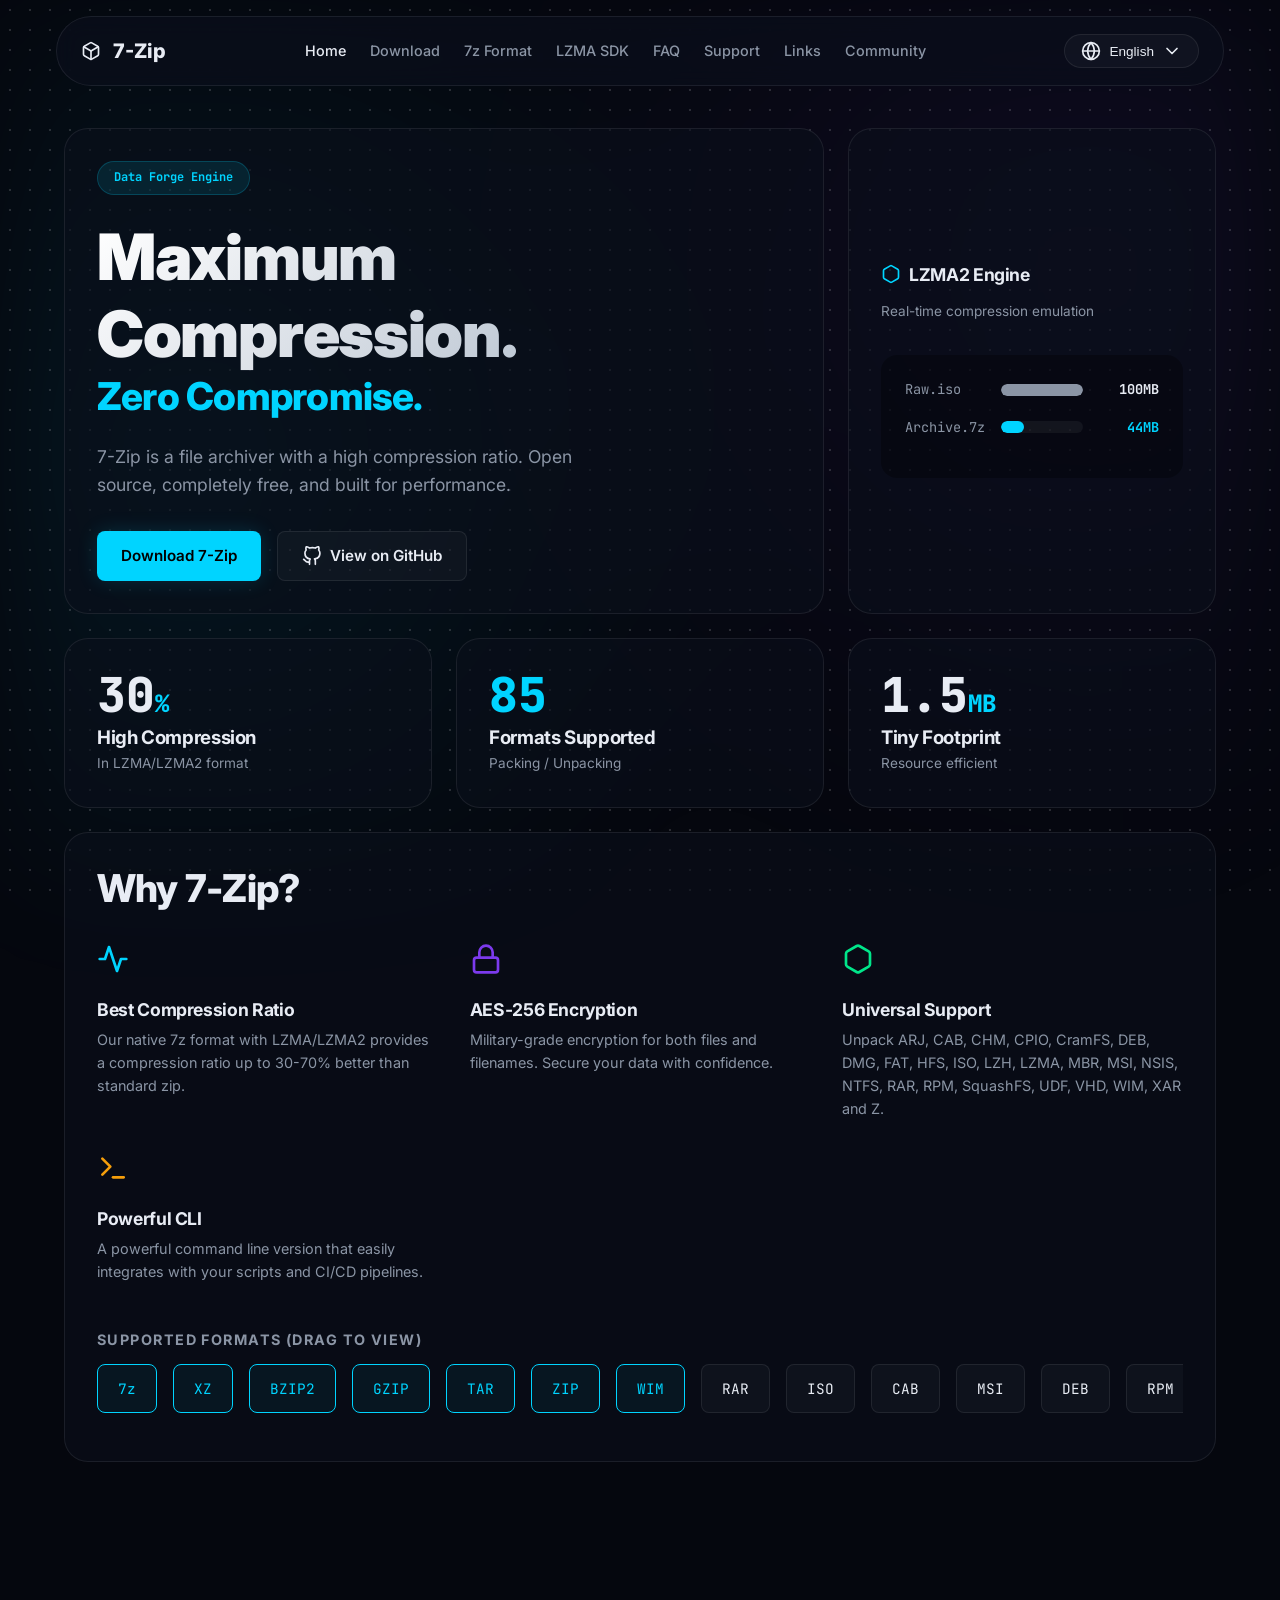
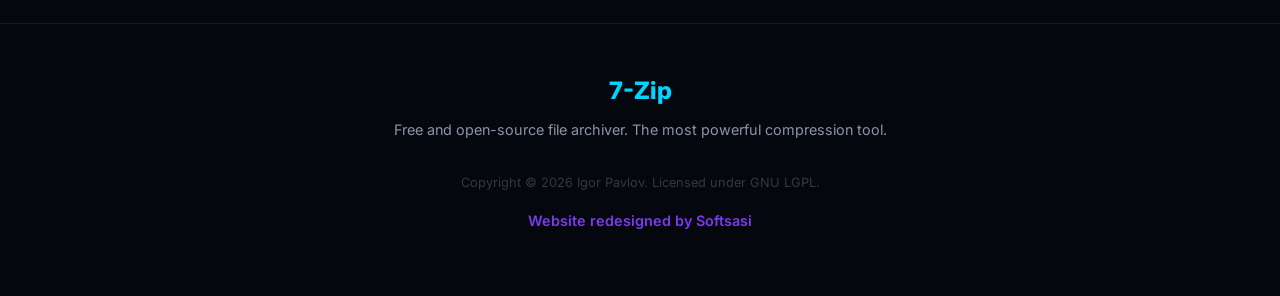
<file: index.html>
<!DOCTYPE html>
<html lang="en">
<head>
<meta charset="UTF-8">
<meta name="viewport" content="width=device-width,initial-scale=1">
<title>7-Zip – Free & Open Source File Archiver</title>
<meta name="description" content="7-Zip is a free, open-source file archiver with an ultra-high compression ratio in the 7z format with LZMA/LZMA2 compression.">
<link rel="canonical" href="https://www.7-zip.org/">
<link rel="sitemap" type="application/xml" title="Sitemap" href="/sitemap.xml">

<!-- Open Graph / SEO -->
<meta property="og:title" content="7-Zip – Free & Open Source File Archiver">
<meta property="og:description" content="7-Zip is a file archiver with a high compression ratio. Open source, completely free, and built for performance.">
<meta property="og:type" content="website">
<meta property="og:url" content="https://www.7-zip.org/">
<meta property="og:image" content="https://www.7-zip.org/7zip-logo.png">

<!-- Structured Data -->
<script type="application/ld+json">
{
  "@context": "https://schema.org",
  "@type": "SoftwareApplication",
  "name": "7-Zip",
  "operatingSystem": "Windows, Linux, macOS",
  "applicationCategory": "UtilitiesApplication",
  "offers": {
    "@type": "Offer",
    "price": "0",
    "priceCurrency": "USD"
  }
}
</script>

<link rel="stylesheet" href="style.css">
<link rel="icon" href="https://www.7-zip.org/favicon.ico">
</head>
<body>

<div class="bg-mesh"></div>

<nav class="navbar">
  <a href="index.html" class="nav-brand">
    <svg width="24" height="24" viewBox="0 0 24 24" fill="none" stroke="currentColor" stroke-width="2"><path d="M21 16V8a2 2 0 0 0-1-1.73l-7-4a2 2 0 0 0-2 0l-7 4A2 2 0 0 0 3 8v8a2 2 0 0 0 1 1.73l7 4a2 2 0 0 0 2 0l7-4A2 2 0 0 0 21 16z"></path><polyline points="3.27 6.96 12 12.01 20.73 6.96"></polyline><line x1="12" y1="22.08" x2="12" y2="12"></line></svg>
    <span>7-Zip</span>
  </a>
  
  <ul class="nav-links">
    <li><a href="index.html" class="active" data-i18n="nav_home">Home</a></li>
    <li><a href="download.html" data-i18n="nav_download">Download</a></li>
    <li><a href="7z.html" data-i18n="nav_7z">7z Format</a></li>
    <li><a href="sdk.html" data-i18n="nav_sdk">LZMA SDK</a></li>
    <li><a href="faq.html" data-i18n="nav_faq">FAQ</a></li>
    <li><a href="support.html" data-i18n="nav_support">Support</a></li>
    <li><a href="links.html" data-i18n="nav_links">Links</a></li>
    <li><a href="contributors.html" data-i18n="nav_community">Community</a></li>
  </ul>
  
  <div class="lang-dropdown">
    <button class="lang-btn">
      <svg width="16" height="16" viewBox="0 0 24 24"><circle cx="12" cy="12" r="10"></circle><line x1="2" y1="12" x2="22" y2="12"></line><path d="M12 2a15.3 15.3 0 0 1 4 10 15.3 15.3 0 0 1-4 10 15.3 15.3 0 0 1-4-10 15.3 15.3 0 0 1 4-10z"></path></svg>
      <span id="activeLang">English</span>
      <svg width="14" height="14" viewBox="0 0 24 24"><polyline points="6 9 12 15 18 9"></polyline></svg>
    </button>
    <div class="lang-menu">
      <button data-lang="en">English</button>
      <button data-lang="zh-CN">简体中文</button>
      <button data-lang="zh-TW">繁體中文</button>
      <button data-lang="hi">हिन्दी</button>
      <button data-lang="bn">বাংলা</button>
      <button data-lang="es">Español</button>
      <button data-lang="pt-BR">Português</button>
      <button data-lang="ja">日本語</button>
      <button data-lang="fr">Français</button>
      <button data-lang="de">Deutsch</button>
      <button data-lang="th">ไทย</button>
      <button data-lang="vi">Tiếng Việt</button>
      <button data-lang="eo">Esperanto</button>
    </div>
  </div>
</nav>

<main class="container">
  <div class="bento-grid">
    
    <!-- Hero Box (Span 8/12) -->
    <div class="bento-card col-span-8 hero-card">
      <span class="hero-tag" data-i18n="hero_tag">Data Forge Engine</span>
      <h1 data-i18n="hero_title">Maximum Compression.</h1>
      <h2 style="color:var(--accent)" data-i18n="hero_subtitle">Zero Compromise.</h2>
      <p class="text-muted" style="font-size: 1.1rem; max-width: 500px; margin-bottom: 2rem;" data-i18n="hero_desc">
        7-Zip is a file archiver with a high compression ratio. Open source, completely free, and built for performance.
      </p>
      <div style="display: flex; gap: 1rem; flex-wrap: wrap;">
        <a href="download.html" class="btn btn-primary" data-i18n="btn_download_primary">Download 7-Zip</a>
        <a href="https://github.com/ip7z/7zip" target="_blank" class="btn btn-secondary">
          <svg viewBox="0 0 24 24"><path d="M9 19c-5 1.5-5-2.5-7-3m14 6v-3.87a3.37 3.37 0 0 0-.94-2.61c3.14-.35 6.44-1.54 6.44-7A5.44 5.44 0 0 0 20 4.77 5.07 5.07 0 0 0 19.91 1S18.73.65 16 2.48a13.38 13.38 0 0 0-7 0C6.27.65 5.09 1 5.09 1A5.07 5.07 0 0 0 5 4.77a5.44 5.44 0 0 0-1.5 3.78c0 5.42 3.3 6.61 6.44 7A3.37 3.37 0 0 0 9 18.13V22"></path></svg>
          <span data-i18n="btn_github">View on GitHub</span>
        </a>
      </div>
    </div>
    
    <!-- Visualizer Box (Span 4/12) -->
    <div class="bento-card col-span-4" style="display:flex; flex-direction:column; justify-content:center;">
      <div style="display:flex; align-items:center; gap:0.5rem; margin-bottom: 1rem;">
        <svg style="color:var(--accent)" viewBox="0 0 24 24"><path d="M21 16V8a2 2 0 0 0-1-1.73l-7-4a2 2 0 0 0-2 0l-7 4A2 2 0 0 0 3 8v8a2 2 0 0 0 1 1.73l7 4a2 2 0 0 0 2 0l7-4A2 2 0 0 0 21 16z"></path></svg>
        <h3 style="font-size:1.1rem">LZMA2 Engine</h3>
      </div>
      <p class="text-muted" style="font-size:0.85rem">Real-time compression emulation</p>
      
      <div class="visualizer">
        <div class="vis-row">
          <div class="vis-label mono">Raw.iso</div>
          <div class="vis-bar-wrapper"><div class="vis-bar bar-uncompressed"></div></div>
          <div class="vis-val mono">100MB</div>
        </div>
        <div class="vis-row">
          <div class="vis-label mono text-accent">Archive.7z</div>
          <div class="vis-bar-wrapper"><div class="vis-bar bar-compressed" id="visCompBar"></div></div>
          <div class="vis-val mono text-accent" id="visValOut">100MB</div>
        </div>
      </div>
    </div>
    
    <!-- Stat 1 -->
    <div class="bento-card col-span-4">
      <div class="stat-num">30<span style="font-size:1.5rem">%</span></div>
      <h3 style="margin-bottom:0.25rem" data-i18n="stat_1_title">High Compression</h3>
      <p class="text-muted" style="font-size:0.85rem" data-i18n="stat_1_desc">In LZMA/LZMA2 format</p>
    </div>
    
    <!-- Stat 2 -->
    <div class="bento-card col-span-4">
      <div class="stat-num"><span class="count-up" data-target="87">0</span></div>
      <h3 style="margin-bottom:0.25rem" data-i18n="stat_2_title">Formats Supported</h3>
      <p class="text-muted" style="font-size:0.85rem" data-i18n="stat_2_desc">Packing / Unpacking</p>
    </div>
    
    <!-- Stat 3 -->
    <div class="bento-card col-span-4">
      <div class="stat-num">1.5<span style="font-size:1.5rem">MB</span></div>
      <h3 style="margin-bottom:0.25rem" data-i18n="stat_3_title">Tiny Footprint</h3>
      <p class="text-muted" style="font-size:0.85rem" data-i18n="stat_3_desc">Resource efficient</p>
    </div>
    
    <!-- Features (Span 12) -->
    <div class="bento-card col-span-12">
      <h2 data-i18n="feat_title">Why 7-Zip?</h2>
      
      <div style="display:grid; grid-template-columns: repeat(auto-fit, minmax(250px, 1fr)); gap: 2rem; margin-top: 2rem;">
        <div>
          <svg style="color:var(--accent); width:2rem; height:2rem; margin-bottom:1rem;" viewBox="0 0 24 24"><polyline points="22 12 18 12 15 21 9 3 6 12 2 12"></polyline></svg>
          <h3 style="font-size:1.1rem; margin-bottom:0.5rem" data-i18n="feat_1_title">Best Compression Ratio</h3>
          <p class="text-muted" style="font-size:0.9rem" data-i18n="feat_1_desc">Our native 7z format with LZMA/LZMA2 provides a compression ratio up to 30-70% better than standard zip.</p>
        </div>
        <div>
          <svg style="color:var(--accent-2); width:2rem; height:2rem; margin-bottom:1rem;" viewBox="0 0 24 24"><rect x="3" y="11" width="18" height="11" rx="2" ry="2"></rect><path d="M7 11V7a5 5 0 0 1 10 0v4"></path></svg>
          <h3 style="font-size:1.1rem; margin-bottom:0.5rem" data-i18n="feat_2_title">AES-256 Encryption</h3>
          <p class="text-muted" style="font-size:0.9rem" data-i18n="feat_2_desc">Military-grade encryption for both files and filenames. Secure your data with confidence.</p>
        </div>
        <div>
          <svg style="color:var(--success); width:2rem; height:2rem; margin-bottom:1rem;" viewBox="0 0 24 24"><path d="M21 16V8a2 2 0 0 0-1-1.73l-7-4a2 2 0 0 0-2 0l-7 4A2 2 0 0 0 3 8v8a2 2 0 0 0 1 1.73l7 4a2 2 0 0 0 2 0l7-4A2 2 0 0 0 21 16z"></path></svg>
          <h3 style="font-size:1.1rem; margin-bottom:0.5rem" data-i18n="feat_3_title">Universal Support</h3>
          <p class="text-muted" style="font-size:0.9rem" data-i18n="feat_3_desc">Unpack ARJ, CAB, CHM, CPIO, CramFS, DEB, DMG, FAT, HFS, ISO, LZH, LZMA, MBR, MSI, NSIS, NTFS, RAR, RPM, SquashFS, UDF, VHD, WIM, XAR and Z.</p>
        </div>
        <div>
          <svg style="color:#f59e0b; width:2rem; height:2rem; margin-bottom:1rem;" viewBox="0 0 24 24"><polyline points="4 17 10 11 4 5"></polyline><line x1="12" y1="19" x2="20" y2="19"></line></svg>
          <h3 style="font-size:1.1rem; margin-bottom:0.5rem" data-i18n="feat_4_title">Powerful CLI</h3>
          <p class="text-muted" style="font-size:0.9rem" data-i18n="feat_4_desc">A powerful command line version that easily integrates with your scripts and CI/CD pipelines.</p>
        </div>
      </div>
      
      <!-- Format Strip -->
      <h3 style="font-size:0.9rem; margin-top:3rem; color:var(--text-muted); text-transform:uppercase; letter-spacing:0.1em;">Supported Formats (Drag to view)</h3>
      <div class="format-strip">
        <div class="format-pill native">7z</div>
        <div class="format-pill native">XZ</div>
        <div class="format-pill native">BZIP2</div>
        <div class="format-pill native">GZIP</div>
        <div class="format-pill native">TAR</div>
        <div class="format-pill native">ZIP</div>
        <div class="format-pill native">WIM</div>
        <div class="format-pill">RAR</div>
        <div class="format-pill">ISO</div>
        <div class="format-pill">CAB</div>
        <div class="format-pill">MSI</div>
        <div class="format-pill">DEB</div>
        <div class="format-pill">RPM</div>
        <div class="format-pill">VHD</div>
        <div class="format-pill">FAT</div>
      </div>
    </div>
    
  </div>
</main>

<footer>
  <div class="container">
    <div style="font-size:1.5rem; font-weight:800; color:var(--accent); margin-bottom:0.5rem;">7-Zip</div>
    <p data-i18n="footer_desc">Free and open-source file archiver. The most powerful compression tool.</p>
    <div style="margin-top:2rem; font-size:0.8rem; color:rgba(255,255,255,0.2);">
      Copyright &copy; 2026 Igor Pavlov. Licensed under GNU LGPL.
    </div>
  </div>
  <div style="text-align:center; margin-top:1rem; padding-bottom:1rem; font-size:0.9rem; color:var(--accent-2); font-weight:600;" data-i18n="footer_credit">Website redesigned by Softsasi</div>
</footer>

<script src="translations.js"></script>
<script src="script.js"></script>
</body>
</html>
</file>
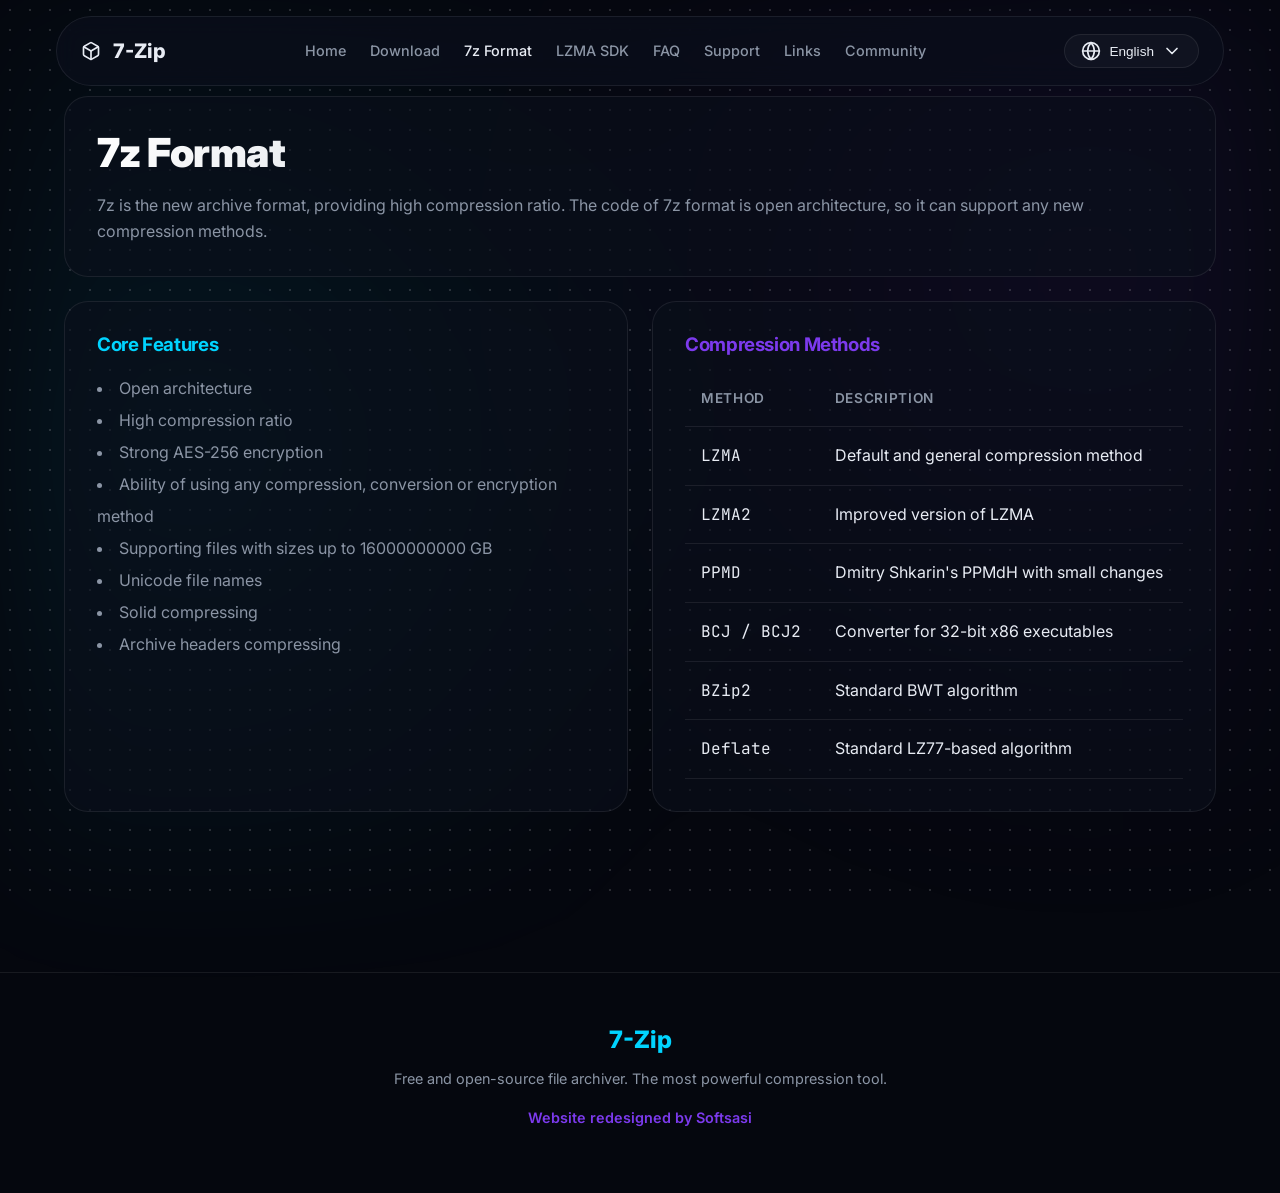
<file: 7z.html>
<!DOCTYPE html>
<html lang="en">
<head>
<meta charset="UTF-8">
<meta name="viewport" content="width=device-width,initial-scale=1">
<title>7z Format Specifications – 7-Zip</title>
<meta name="description" content="Technical specifications and features of the 7z archive format. Learn about LZMA/LZMA2 compression, AES-256 encryption, and multithreading.">
<link rel="canonical" href="https://www.7-zip.org/7z.html">
<link rel="sitemap" type="application/xml" title="Sitemap" href="/sitemap.xml">
<meta property="og:title" content="7z Format Specifications">
<meta property="og:description" content="Technical details about the highly compressed 7z file format.">
<meta property="og:type" content="website">
<meta property="og:url" content="https://www.7-zip.org/7z.html">
<link rel="stylesheet" href="style.css">
<link rel="icon" href="https://www.7-zip.org/favicon.ico">
</head>
<body>
<div class="bg-mesh"></div>

<!-- Navbar -->
<nav class="navbar">
  <a href="index.html" class="nav-brand">
    <svg width="24" height="24" viewBox="0 0 24 24"><path d="M21 16V8a2 2 0 0 0-1-1.73l-7-4a2 2 0 0 0-2 0l-7 4A2 2 0 0 0 3 8v8a2 2 0 0 0 1 1.73l7 4a2 2 0 0 0 2 0l7-4A2 2 0 0 0 21 16z"></path><polyline points="3.27 6.96 12 12.01 20.73 6.96"></polyline><line x1="12" y1="22.08" x2="12" y2="12"></line></svg>
    <span>7-Zip</span>
  </a>
  <ul class="nav-links">
    <li><a href="index.html" data-i18n="nav_home">Home</a></li>
    <li><a href="download.html" data-i18n="nav_download">Download</a></li>
    <li><a href="7z.html" class="active" data-i18n="nav_7z">7z Format</a></li>
    <li><a href="sdk.html" data-i18n="nav_sdk">LZMA SDK</a></li>
    <li><a href="faq.html" data-i18n="nav_faq">FAQ</a></li>
    <li><a href="support.html" data-i18n="nav_support">Support</a></li>
    <li><a href="links.html" data-i18n="nav_links">Links</a></li>
    <li><a href="contributors.html" data-i18n="nav_community">Community</a></li>
  </ul>
  <div class="lang-dropdown">
    <button class="lang-btn">
      <svg width="16" height="16" viewBox="0 0 24 24"><circle cx="12" cy="12" r="10"></circle><line x1="2" y1="12" x2="22" y2="12"></line><path d="M12 2a15.3 15.3 0 0 1 4 10 15.3 15.3 0 0 1-4 10 15.3 15.3 0 0 1-4-10 15.3 15.3 0 0 1 4-10z"></path></svg>
      <span id="activeLang">English</span>
      <svg width="14" height="14" viewBox="0 0 24 24"><polyline points="6 9 12 15 18 9"></polyline></svg>
    </button>
    <div class="lang-menu">
      <button data-lang="en">English</button><button data-lang="zh-CN">简体中文</button><button data-lang="zh-TW">繁體中文</button><button data-lang="hi">हिन्दी</button><button data-lang="bn">বাংলা</button><button data-lang="es">Español</button><button data-lang="pt-BR">Português</button><button data-lang="ja">日本語</button><button data-lang="fr">Français</button><button data-lang="de">Deutsch</button><button data-lang="th">ไทย</button><button data-lang="vi">Tiếng Việt</button><button data-lang="eo">Esperanto</button>
    </div>
  </div>
</nav>

<main class="container">
  <div class="bento-grid" style="padding-top: 6rem;">
    <div class="bento-card col-span-12">
      <h1 style="font-size:2.5rem; margin-bottom:1rem;">7z Format</h1>
      <p class="text-muted">7z is the new archive format, providing high compression ratio. The code of 7z format is open architecture, so it can support any new compression methods.</p>
    </div>
    
    <div class="bento-card col-span-6">
      <h3 style="color:var(--accent); margin-bottom:1rem;">Core Features</h3>
      <ul style="list-style-position: inside; color:var(--text-muted); line-height:2;">
        <li>Open architecture</li>
        <li>High compression ratio</li>
        <li>Strong AES-256 encryption</li>
        <li>Ability of using any compression, conversion or encryption method</li>
        <li>Supporting files with sizes up to 16000000000 GB</li>
        <li>Unicode file names</li>
        <li>Solid compressing</li>
        <li>Archive headers compressing</li>
      </ul>
    </div>
    
    <div class="bento-card col-span-6">
      <h3 style="color:var(--accent-2); margin-bottom:1rem;">Compression Methods</h3>
      <table class="dl-table">
        <tr><th>Method</th><th>Description</th></tr>
        <tr><td class="mono">LZMA</td><td>Default and general compression method</td></tr>
        <tr><td class="mono">LZMA2</td><td>Improved version of LZMA</td></tr>
        <tr><td class="mono">PPMD</td><td>Dmitry Shkarin's PPMdH with small changes</td></tr>
        <tr><td class="mono">BCJ / BCJ2</td><td>Converter for 32-bit x86 executables</td></tr>
        <tr><td class="mono">BZip2</td><td>Standard BWT algorithm</td></tr>
        <tr><td class="mono">Deflate</td><td>Standard LZ77-based algorithm</td></tr>
      </table>
    </div>
  </div>
</main>

<footer>
  <div class="container">
    <div style="font-size:1.5rem; font-weight:800; color:var(--accent); margin-bottom:0.5rem;">7-Zip</div>
    <p data-i18n="footer_desc">Free and open-source file archiver. The most powerful compression tool.</p>
  </div>
  <div style="text-align:center; margin-top:1rem; padding-bottom:1rem; font-size:0.9rem; color:var(--accent-2); font-weight:600;" data-i18n="footer_credit">Website redesigned by Softsasi</div>
</footer>
<script src="translations.js"></script><script src="script.js"></script>
</body>
</html>
</file>
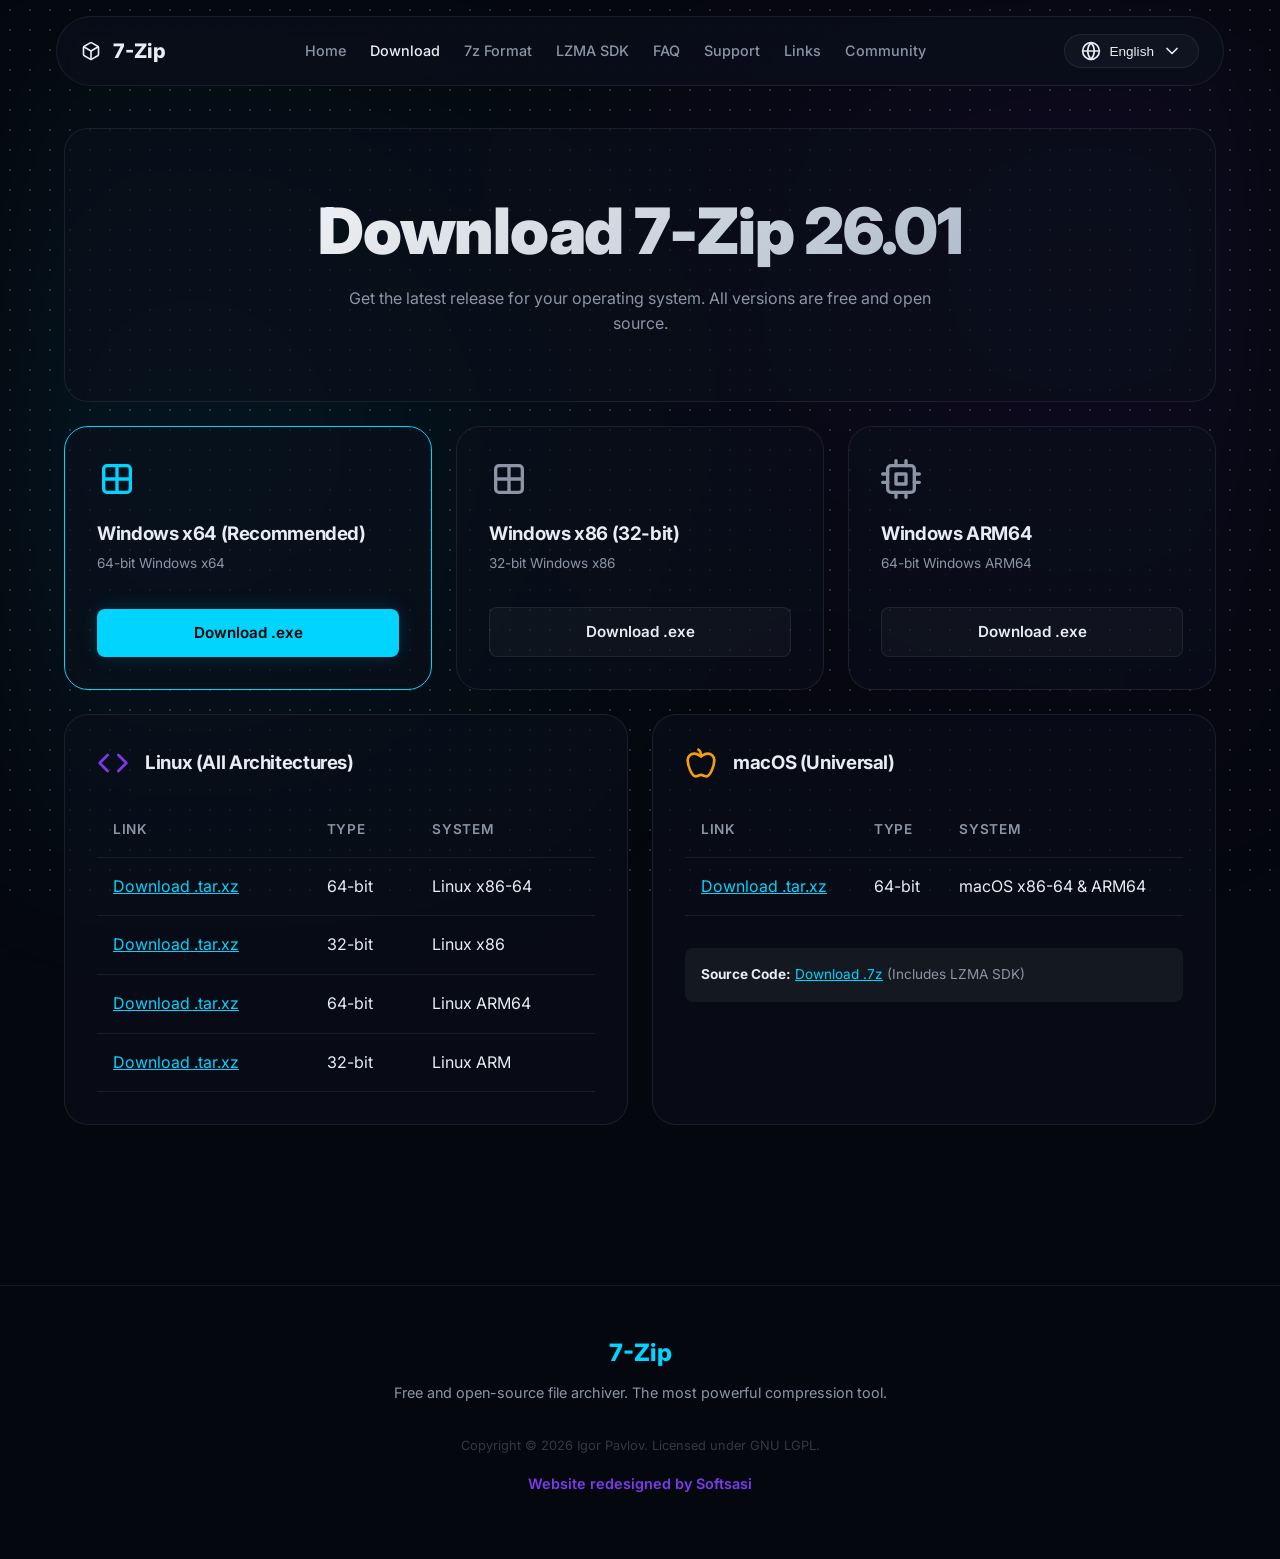
<file: download.html>
<!DOCTYPE html>
<html lang="en">
<head>
<meta charset="UTF-8">
<meta name="viewport" content="width=device-width,initial-scale=1">
<title>Download 7-Zip – All Platforms & Versions</title>
<meta name="description" content="Download the latest version of 7-Zip for Windows, Linux, and macOS. Get 64-bit, 32-bit, and ARM64 versions for free.">
<link rel="canonical" href="https://www.7-zip.org/download.html">
<link rel="sitemap" type="application/xml" title="Sitemap" href="/sitemap.xml">

<!-- Open Graph / SEO -->
<meta property="og:title" content="Download 7-Zip">
<meta property="og:description" content="Get the latest release of 7-Zip for your operating system. Open source and completely free.">
<meta property="og:type" content="website">
<meta property="og:url" content="https://www.7-zip.org/download.html">
<meta property="og:image" content="https://www.7-zip.org/7zip-logo.png">

<link rel="stylesheet" href="style.css">
<link rel="icon" href="https://www.7-zip.org/favicon.ico">
</head>
<body>

<div class="bg-mesh"></div>

<!-- Same Navbar as index.html -->
<nav class="navbar">
  <a href="index.html" class="nav-brand">
    <svg width="24" height="24" viewBox="0 0 24 24" fill="none" stroke="currentColor" stroke-width="2"><path d="M21 16V8a2 2 0 0 0-1-1.73l-7-4a2 2 0 0 0-2 0l-7 4A2 2 0 0 0 3 8v8a2 2 0 0 0 1 1.73l7 4a2 2 0 0 0 2 0l7-4A2 2 0 0 0 21 16z"></path><polyline points="3.27 6.96 12 12.01 20.73 6.96"></polyline><line x1="12" y1="22.08" x2="12" y2="12"></line></svg>
    <span>7-Zip</span>
  </a>
  <ul class="nav-links">
    <li><a href="index.html" data-i18n="nav_home">Home</a></li>
    <li><a href="download.html" class="active" data-i18n="nav_download">Download</a></li>
    <li><a href="7z.html" data-i18n="nav_7z">7z Format</a></li>
    <li><a href="sdk.html" data-i18n="nav_sdk">LZMA SDK</a></li>
    <li><a href="faq.html" data-i18n="nav_faq">FAQ</a></li>
    <li><a href="support.html" data-i18n="nav_support">Support</a></li>
    <li><a href="links.html" data-i18n="nav_links">Links</a></li>
    <li><a href="contributors.html" data-i18n="nav_community">Community</a></li>
  </ul>
  <div class="lang-dropdown">
    <button class="lang-btn">
      <svg width="16" height="16" viewBox="0 0 24 24"><circle cx="12" cy="12" r="10"></circle><line x1="2" y1="12" x2="22" y2="12"></line><path d="M12 2a15.3 15.3 0 0 1 4 10 15.3 15.3 0 0 1-4 10 15.3 15.3 0 0 1-4-10 15.3 15.3 0 0 1 4-10z"></path></svg>
      <span id="activeLang">English</span>
      <svg width="14" height="14" viewBox="0 0 24 24"><polyline points="6 9 12 15 18 9"></polyline></svg>
    </button>
    <div class="lang-menu">
      <button data-lang="en">English</button>
      <button data-lang="zh-CN">简体中文</button>
      <button data-lang="zh-TW">繁體中文</button>
      <button data-lang="hi">हिन्दी</button>
      <button data-lang="bn">বাংলা</button>
      <button data-lang="es">Español</button>
      <button data-lang="pt-BR">Português</button>
      <button data-lang="ja">日本語</button>
      <button data-lang="fr">Français</button>
      <button data-lang="de">Deutsch</button>
      <button data-lang="th">ไทย</button>
      <button data-lang="vi">Tiếng Việt</button>
      <button data-lang="eo">Esperanto</button>
    </div>
  </div>
</nav>

<main class="container">
  <div class="bento-grid">
    
    <!-- Header -->
    <div class="bento-card col-span-12" style="text-align:center; padding: 4rem 2rem;">
      <h1 data-i18n="dl_title">Download 7-Zip 26.01</h1>
      <p class="text-muted" style="max-width:600px; margin: 1rem auto 0;" data-i18n="dl_desc">Get the latest release for your operating system. All versions are free and open source.</p>
    </div>

    <!-- Windows primary -->
    <div class="bento-card col-span-4" style="display:flex; flex-direction:column; justify-content:space-between; border-color:var(--accent);">
      <div>
        <svg style="color:var(--accent); width:2.5rem; height:2.5rem; margin-bottom:1rem;" viewBox="0 0 24 24"><path d="M4 11V6a2 2 0 0 1 2-2h12a2 2 0 0 1 2 2v5"></path><path d="M4 13v5a2 2 0 0 0 2 2h12a2 2 0 0 0 2-2v-5"></path><line x1="12" y1="4" x2="12" y2="20"></line><line x1="4" y1="12" x2="20" y2="12"></line></svg>
        <h3 style="margin-bottom:0.5rem" data-i18n="dl_win_rec">Windows x64 (Recommended)</h3>
        <p class="text-muted" style="font-size:0.85rem">64-bit Windows x64</p>
      </div>
      <a href="https://7-zip.org/a/7z2601-x64.exe" class="btn btn-primary" style="margin-top:2rem;">Download .exe</a>
    </div>

    <!-- Windows x86 -->
    <div class="bento-card col-span-4" style="display:flex; flex-direction:column; justify-content:space-between;">
      <div>
        <svg style="color:var(--text-muted); width:2.5rem; height:2.5rem; margin-bottom:1rem;" viewBox="0 0 24 24"><path d="M4 11V6a2 2 0 0 1 2-2h12a2 2 0 0 1 2 2v5"></path><path d="M4 13v5a2 2 0 0 0 2 2h12a2 2 0 0 0 2-2v-5"></path><line x1="12" y1="4" x2="12" y2="20"></line><line x1="4" y1="12" x2="20" y2="12"></line></svg>
        <h3 style="margin-bottom:0.5rem" data-i18n="dl_win_x86">Windows x86 (32-bit)</h3>
        <p class="text-muted" style="font-size:0.85rem">32-bit Windows x86</p>
      </div>
      <a href="https://7-zip.org/a/7z2601.exe" class="btn btn-secondary" style="margin-top:2rem;">Download .exe</a>
    </div>

    <!-- Windows ARM64 -->
    <div class="bento-card col-span-4" style="display:flex; flex-direction:column; justify-content:space-between;">
      <div>
        <svg style="color:var(--text-muted); width:2.5rem; height:2.5rem; margin-bottom:1rem;" viewBox="0 0 24 24"><rect x="4" y="4" width="16" height="16" rx="2" ry="2"></rect><rect x="9" y="9" width="6" height="6"></rect><line x1="9" y1="1" x2="9" y2="4"></line><line x1="15" y1="1" x2="15" y2="4"></line><line x1="9" y1="20" x2="9" y2="23"></line><line x1="15" y1="20" x2="15" y2="23"></line><line x1="20" y1="9" x2="23" y2="9"></line><line x1="20" y1="14" x2="23" y2="14"></line><line x1="1" y1="9" x2="4" y2="9"></line><line x1="1" y1="14" x2="4" y2="14"></line></svg>
        <h3 style="margin-bottom:0.5rem" data-i18n="dl_win_arm">Windows ARM64</h3>
        <p class="text-muted" style="font-size:0.85rem">64-bit Windows ARM64</p>
      </div>
      <a href="https://7-zip.org/a/7z2601-arm64.exe" class="btn btn-secondary" style="margin-top:2rem;">Download .exe</a>
    </div>

    <!-- Linux Box -->
    <div class="bento-card col-span-6">
      <div style="display:flex; align-items:center; gap:1rem; margin-bottom:1.5rem;">
        <svg style="color:var(--accent-2); width:2rem; height:2rem;" viewBox="0 0 24 24"><polyline points="16 18 22 12 16 6"></polyline><polyline points="8 6 2 12 8 18"></polyline></svg>
        <h3 data-i18n="dl_linux">Linux (All Architectures)</h3>
      </div>
      <table class="dl-table">
        <tr>
          <th>Link</th>
          <th>Type</th>
          <th>System</th>
        </tr>
        <tr>
          <td><a href="https://7-zip.org/a/7z2408-linux-x64.tar.xz" class="text-accent">Download .tar.xz</a></td>
          <td>64-bit</td>
          <td>Linux x86-64</td>
        </tr>
        <tr>
          <td><a href="https://7-zip.org/a/7z2408-linux-x86.tar.xz" class="text-accent">Download .tar.xz</a></td>
          <td>32-bit</td>
          <td>Linux x86</td>
        </tr>
        <tr>
          <td><a href="https://7-zip.org/a/7z2408-linux-arm64.tar.xz" class="text-accent">Download .tar.xz</a></td>
          <td>64-bit</td>
          <td>Linux ARM64</td>
        </tr>
        <tr>
          <td><a href="https://7-zip.org/a/7z2408-linux-arm.tar.xz" class="text-accent">Download .tar.xz</a></td>
          <td>32-bit</td>
          <td>Linux ARM</td>
        </tr>
      </table>
    </div>

    <!-- Mac Box -->
    <div class="bento-card col-span-6">
      <div style="display:flex; align-items:center; gap:1rem; margin-bottom:1.5rem;">
        <svg style="color:#f59e0b; width:2rem; height:2rem;" viewBox="0 0 24 24"><path d="M12 20.94c1.5 0 2.75 1.06 4 1.06 3 0 6-8 6-12.22A4.91 4.91 0 0 0 17 5c-2.22 0-4 1.44-5 2-1-.56-2.78-2-5-2a4.9 4.9 0 0 0-5 4.78C2 14 5 22 8 22c1.25 0 2.5-1.06 4-1.06Z"></path><path d="M10 2c1 .5 2 2 2 5"></path></svg>
        <h3 data-i18n="dl_mac">macOS (Universal)</h3>
      </div>
      <table class="dl-table">
        <tr>
          <th>Link</th>
          <th>Type</th>
          <th>System</th>
        </tr>
        <tr>
          <td><a href="https://7-zip.org/a/7z2408-mac.tar.xz" class="text-accent">Download .tar.xz</a></td>
          <td>64-bit</td>
          <td>macOS x86-64 & ARM64</td>
        </tr>
      </table>
      
      <div style="margin-top:2rem; padding:1rem; background:rgba(255,255,255,0.05); border-radius:var(--radius-sm);">
        <p style="font-size:0.85rem; color:var(--text-muted);"><strong style="color:var(--text);">Source Code:</strong> <a href="https://7-zip.org/a/7z2408-src.7z" class="text-accent">Download .7z</a> (Includes LZMA SDK)</p>
      </div>
    </div>

  </div>
</main>

<footer>
  <div class="container">
    <div style="font-size:1.5rem; font-weight:800; color:var(--accent); margin-bottom:0.5rem;">7-Zip</div>
    <p data-i18n="footer_desc">Free and open-source file archiver. The most powerful compression tool.</p>
    <div style="margin-top:2rem; font-size:0.8rem; color:rgba(255,255,255,0.2);">
      Copyright &copy; 2026 Igor Pavlov. Licensed under GNU LGPL.
    </div>
  </div>
  <div style="text-align:center; margin-top:1rem; padding-bottom:1rem; font-size:0.9rem; color:var(--accent-2); font-weight:600;" data-i18n="footer_credit">Website redesigned by Softsasi</div>
</footer>

<script src="translations.js"></script>
<script src="script.js"></script>
</body>
</html>
</file>
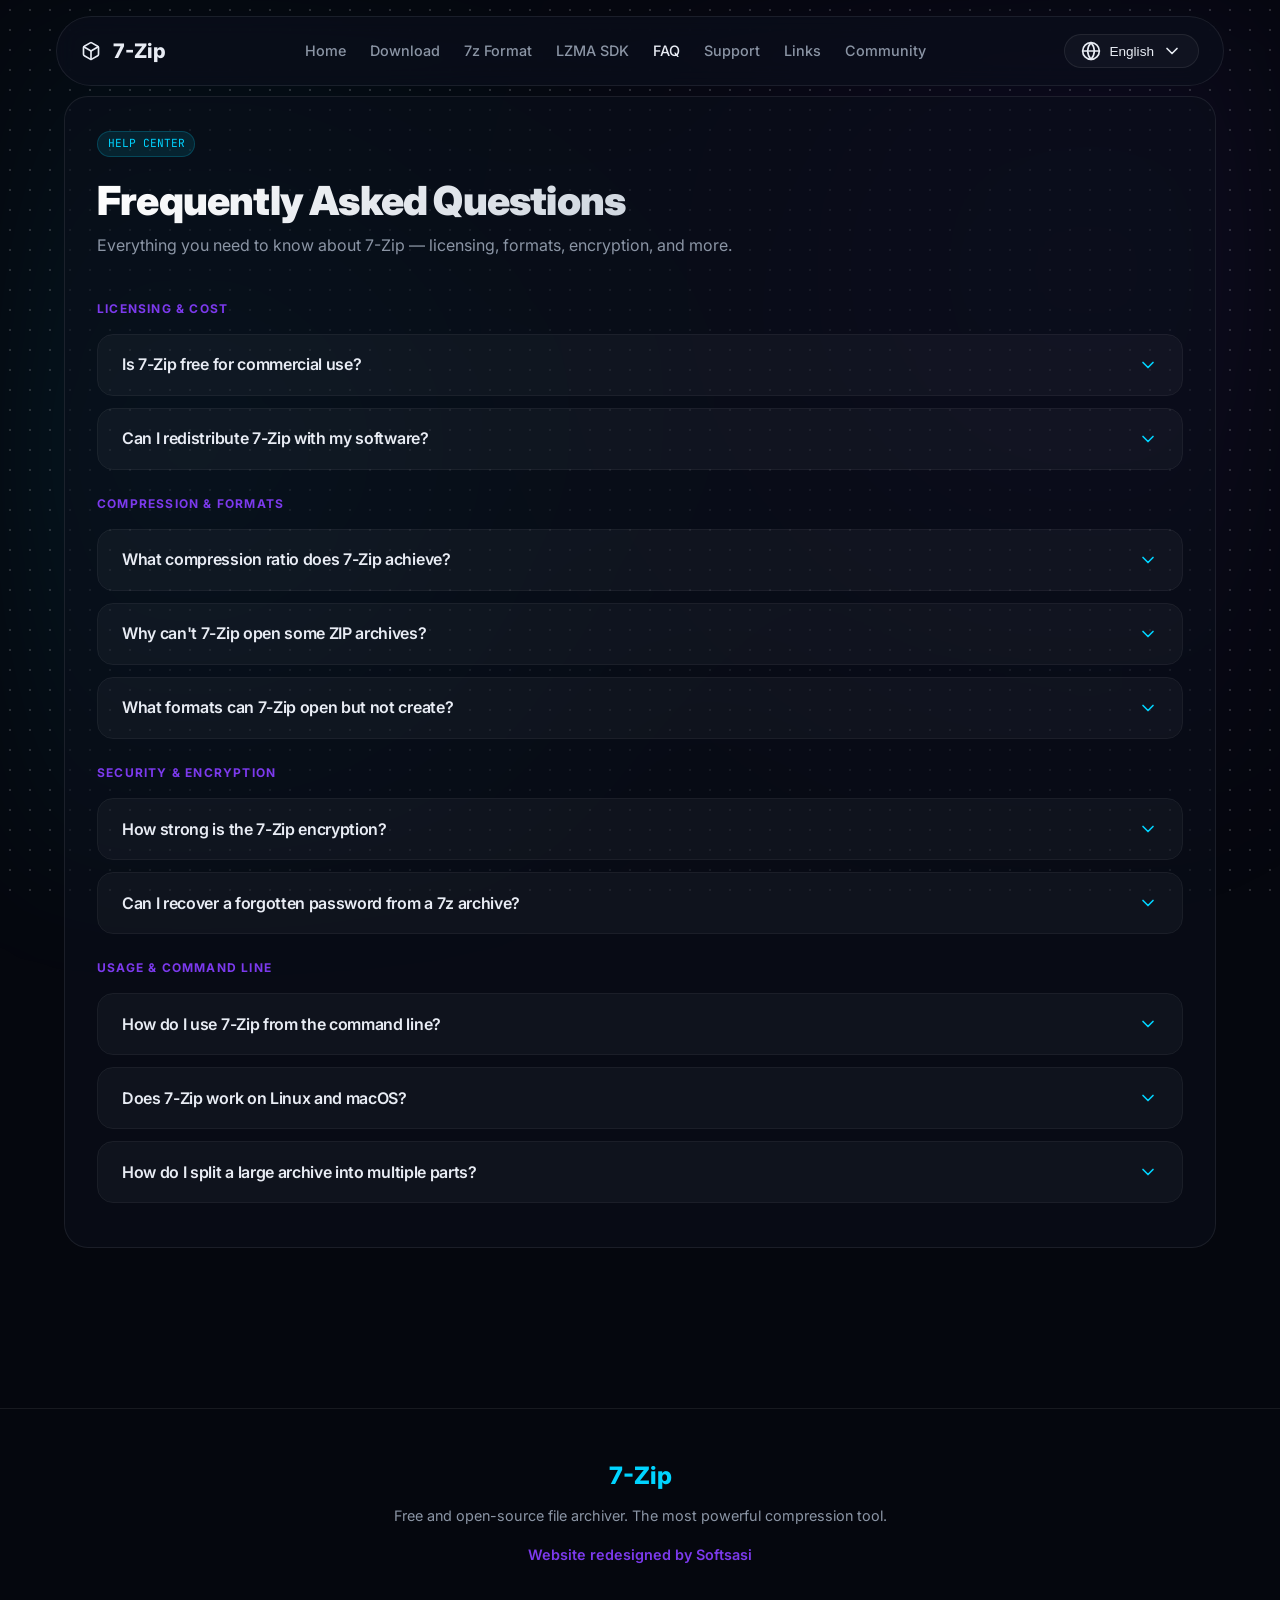
<file: faq.html>
<!DOCTYPE html>
<html lang="en">
<head>
<meta charset="UTF-8">
<meta name="viewport" content="width=device-width,initial-scale=1">
<title>FAQ – 7-Zip</title>
<meta name="description" content="Frequently asked questions about 7-Zip: licensing, formats, encryption, command line usage, and more.">
<link rel="canonical" href="https://www.7-zip.org/faq.html">
<link rel="stylesheet" href="style.css">
<style>
.faq-item { margin-bottom: 0.75rem; border: 1px solid var(--border); border-radius: var(--radius-md); overflow: hidden; transition: border-color 0.2s; }
.faq-item:hover { border-color: var(--border-hover); }
.faq-q {
  cursor: pointer; padding: 1.25rem 1.5rem;
  background: var(--glass);
  display: flex; justify-content: space-between; align-items: center; gap: 1rem;
  user-select: none;
}
.faq-q h4 { color: var(--text); margin: 0; font-size: 1rem; font-weight: 600; }
.faq-chevron { flex-shrink: 0; transition: transform 0.3s ease; color: var(--accent); }
.faq-item.open .faq-chevron { transform: rotate(180deg); }
.faq-a {
  padding: 0 1.5rem; max-height: 0; overflow: hidden;
  transition: max-height 0.35s ease, padding 0.35s ease;
  color: var(--text-muted); line-height: 1.8;
}
.faq-item.open .faq-a { max-height: 500px; padding: 1rem 1.5rem 1.5rem; }
.faq-tag {
  display: inline-block; font-family: var(--font-mono); font-size: 0.7rem;
  padding: 0.2rem 0.6rem; border-radius: 50px; margin-bottom: 1.25rem;
  background: rgba(0,212,255,0.1); border: 1px solid rgba(0,212,255,0.2); color: var(--accent);
}
</style>
</head>
<body>
<div class="bg-mesh"></div>
<nav class="navbar">
  <a href="index.html" class="nav-brand">
    <svg width="24" height="24" viewBox="0 0 24 24"><path d="M21 16V8a2 2 0 0 0-1-1.73l-7-4a2 2 0 0 0-2 0l-7 4A2 2 0 0 0 3 8v8a2 2 0 0 0 1 1.73l7 4a2 2 0 0 0 2 0l7-4A2 2 0 0 0 21 16z"></path><polyline points="3.27 6.96 12 12.01 20.73 6.96"></polyline><line x1="12" y1="22.08" x2="12" y2="12"></line></svg>
    <span>7-Zip</span>
  </a>
  <ul class="nav-links">
    <li><a href="index.html" data-i18n="nav_home">Home</a></li>
    <li><a href="download.html" data-i18n="nav_download">Download</a></li>
    <li><a href="7z.html" data-i18n="nav_7z">7z Format</a></li>
    <li><a href="sdk.html" data-i18n="nav_sdk">LZMA SDK</a></li>
    <li><a href="faq.html" class="active" data-i18n="nav_faq">FAQ</a></li>
    <li><a href="support.html" data-i18n="nav_support">Support</a></li>
    <li><a href="links.html" data-i18n="nav_links">Links</a></li>
    <li><a href="contributors.html" data-i18n="nav_community">Community</a></li>
  </ul>
  <div class="lang-dropdown">
    <button class="lang-btn">
      <svg width="16" height="16" viewBox="0 0 24 24"><circle cx="12" cy="12" r="10"></circle><line x1="2" y1="12" x2="22" y2="12"></line><path d="M12 2a15.3 15.3 0 0 1 4 10 15.3 15.3 0 0 1-4 10 15.3 15.3 0 0 1-4-10 15.3 15.3 0 0 1 4-10z"></path></svg>
      <span id="activeLang">English</span>
      <svg width="14" height="14" viewBox="0 0 24 24"><polyline points="6 9 12 15 18 9"></polyline></svg>
    </button>
    <div class="lang-menu">
      <button data-lang="en">English</button><button data-lang="zh-CN">简体中文</button><button data-lang="zh-TW">繁體中文</button><button data-lang="hi">हिन्दी</button><button data-lang="bn">বাংলা</button><button data-lang="es">Español</button><button data-lang="pt-BR">Português</button><button data-lang="ja">日本語</button><button data-lang="fr">Français</button><button data-lang="de">Deutsch</button><button data-lang="th">ไทย</button><button data-lang="vi">Tiếng Việt</button><button data-lang="eo">Esperanto</button>
    </div>
  </div>
</nav>

<main class="container">
  <div class="bento-grid" style="padding-top:6rem;">
    <div class="bento-card col-span-12">
      <div class="faq-tag">HELP CENTER</div>
      <h1 style="font-size:2.5rem; margin-bottom:0.5rem;">Frequently Asked Questions</h1>
      <p class="text-muted" style="margin-bottom:2.5rem;">Everything you need to know about 7-Zip — licensing, formats, encryption, and more.</p>

      <!-- Licensing -->
      <p style="font-size:0.75rem; text-transform:uppercase; letter-spacing:0.1em; color:var(--accent-2); font-weight:700; margin-bottom:1rem;">Licensing &amp; Cost</p>

      <div class="faq-item">
        <div class="faq-q" onclick="toggleFAQ(this)">
          <h4>Is 7-Zip free for commercial use?</h4>
          <svg class="faq-chevron" width="20" height="20" viewBox="0 0 24 24"><polyline points="6 9 12 15 18 9"></polyline></svg>
        </div>
        <div class="faq-a">Yes. 7-Zip is open source software. Most of the source code is under the <strong>GNU LGPL license</strong>. You can use 7-Zip on any computer, including in a commercial organization. You don't need to register or pay for it.</div>
      </div>

      <div class="faq-item">
        <div class="faq-q" onclick="toggleFAQ(this)">
          <h4>Can I redistribute 7-Zip with my software?</h4>
          <svg class="faq-chevron" width="20" height="20" viewBox="0 0 24 24"><polyline points="6 9 12 15 18 9"></polyline></svg>
        </div>
        <div class="faq-a">Yes. The unRAR code is under a mixed license — GNU LGPL + unRAR restriction. If you distribute 7-Zip in your product, you must mention it in your documentation and respect the LGPL and unRAR terms. The 7z format SDK itself is public domain.</div>
      </div>

      <!-- Compression -->
      <p style="font-size:0.75rem; text-transform:uppercase; letter-spacing:0.1em; color:var(--accent-2); font-weight:700; margin:1.5rem 0 1rem;">Compression &amp; Formats</p>

      <div class="faq-item">
        <div class="faq-q" onclick="toggleFAQ(this)">
          <h4>What compression ratio does 7-Zip achieve?</h4>
          <svg class="faq-chevron" width="20" height="20" viewBox="0 0 24 24"><polyline points="6 9 12 15 18 9"></polyline></svg>
        </div>
        <div class="faq-a">7-Zip typically achieves <strong>2–10% better compression</strong> than WinZip or WinRAR for the 7z format. For ZIP format, it uses the Deflate and BZip2 algorithms and achieves similar compression to comparable tools. LZMA2 with ultra settings delivers the best possible compression ratio.</div>
      </div>

      <div class="faq-item">
        <div class="faq-q" onclick="toggleFAQ(this)">
          <h4>Why can't 7-Zip open some ZIP archives?</h4>
          <svg class="faq-chevron" width="20" height="20" viewBox="0 0 24 24"><polyline points="6 9 12 15 18 9"></polyline></svg>
        </div>
        <div class="faq-a">In most cases this means the archive contains headers that don't conform to the ZIP specification, or the file was created by a tool with non-standard extensions. Try the latest version of 7-Zip. If it still fails, the archive may be corrupted or encrypted with an unsupported method.</div>
      </div>

      <div class="faq-item">
        <div class="faq-q" onclick="toggleFAQ(this)">
          <h4>What formats can 7-Zip open but not create?</h4>
          <svg class="faq-chevron" width="20" height="20" viewBox="0 0 24 24"><polyline points="6 9 12 15 18 9"></polyline></svg>
        </div>
        <div class="faq-a">7-Zip can open (read) many formats including: <strong>AR, ARJ, CAB, CHM, CPIO, CramFS, DMG, EXT, FAT, GPT, HFS, IHEX, ISO, LZH, LZMA, MBR, MSI, NSIS, NTFS, QCOW2, RAR, RPM, SquashFS, UDF, UEFI, VDI, VHD, VMDK, XAR, Z</strong>. However, it can only <em>create</em> 7z, XZ, BZIP2, GZIP, TAR, ZIP, and WIM archives.</div>
      </div>

      <!-- Security -->
      <p style="font-size:0.75rem; text-transform:uppercase; letter-spacing:0.1em; color:var(--accent-2); font-weight:700; margin:1.5rem 0 1rem;">Security &amp; Encryption</p>

      <div class="faq-item">
        <div class="faq-q" onclick="toggleFAQ(this)">
          <h4>How strong is the 7-Zip encryption?</h4>
          <svg class="faq-chevron" width="20" height="20" viewBox="0 0 24 24"><polyline points="6 9 12 15 18 9"></polyline></svg>
        </div>
        <div class="faq-a">7-Zip uses <strong>AES-256</strong> encryption for the 7z and ZIP formats. AES-256 is a military-grade cipher and is considered computationally infeasible to brute-force with current technology. For 7z archives, 7-Zip also supports encrypting file names, so no metadata is exposed without the password.</div>
      </div>

      <div class="faq-item">
        <div class="faq-q" onclick="toggleFAQ(this)">
          <h4>Can I recover a forgotten password from a 7z archive?</h4>
          <svg class="faq-chevron" width="20" height="20" viewBox="0 0 24 24"><polyline points="6 9 12 15 18 9"></polyline></svg>
        </div>
        <div class="faq-a">No. Due to the AES-256 encryption standard used by 7-Zip, there is no backdoor or recovery mechanism. If you lose the password to an encrypted 7z archive, the data is unrecoverable. Always store passwords in a secure password manager.</div>
      </div>

      <!-- Usage -->
      <p style="font-size:0.75rem; text-transform:uppercase; letter-spacing:0.1em; color:var(--accent-2); font-weight:700; margin:1.5rem 0 1rem;">Usage &amp; Command Line</p>

      <div class="faq-item">
        <div class="faq-q" onclick="toggleFAQ(this)">
          <h4>How do I use 7-Zip from the command line?</h4>
          <svg class="faq-chevron" width="20" height="20" viewBox="0 0 24 24"><polyline points="6 9 12 15 18 9"></polyline></svg>
        </div>
        <div class="faq-a">
          The command-line tool is <code style="background:rgba(0,0,0,0.3); padding:0.1rem 0.4rem; border-radius:4px; font-family:var(--font-mono);">7z.exe</code> (Windows) or <code style="background:rgba(0,0,0,0.3); padding:0.1rem 0.4rem; border-radius:4px; font-family:var(--font-mono);">7zz</code> (Linux/macOS). Common commands:<br><br>
          <code style="display:block; background:rgba(0,0,0,0.4); padding:1rem; border-radius:8px; font-family:var(--font-mono); line-height:2; color:var(--accent);">7z a archive.7z folder/&nbsp;&nbsp;&nbsp;# Create archive<br>7z e archive.7z&nbsp;&nbsp;&nbsp;&nbsp;&nbsp;&nbsp;&nbsp;&nbsp;&nbsp;# Extract files<br>7z l archive.7z&nbsp;&nbsp;&nbsp;&nbsp;&nbsp;&nbsp;&nbsp;&nbsp;&nbsp;# List contents<br>7z t archive.7z&nbsp;&nbsp;&nbsp;&nbsp;&nbsp;&nbsp;&nbsp;&nbsp;&nbsp;# Test integrity</code>
        </div>
      </div>

      <div class="faq-item">
        <div class="faq-q" onclick="toggleFAQ(this)">
          <h4>Does 7-Zip work on Linux and macOS?</h4>
          <svg class="faq-chevron" width="20" height="20" viewBox="0 0 24 24"><polyline points="6 9 12 15 18 9"></polyline></svg>
        </div>
        <div class="faq-a">Yes. Since version 21.01 alpha, 7-Zip ships official binaries for <strong>Linux (x86/x64/ARM)</strong> and <strong>macOS</strong> as command-line tools. There is no official graphical interface for Linux yet, but community ports like <a href="https://github.com/jinfeihan57/p7zip" class="text-accent" target="_blank">p7zip</a> provide integration with file managers.</div>
      </div>

      <div class="faq-item">
        <div class="faq-q" onclick="toggleFAQ(this)">
          <h4>How do I split a large archive into multiple parts?</h4>
          <svg class="faq-chevron" width="20" height="20" viewBox="0 0 24 24"><polyline points="6 9 12 15 18 9"></polyline></svg>
        </div>
        <div class="faq-a">
          In the GUI, use <strong>Add to archive → Split to volumes (bytes)</strong>. On the command line, use the <code style="background:rgba(0,0,0,0.3); padding:0.1rem 0.4rem; border-radius:4px; font-family:var(--font-mono);">-v</code> switch:<br><br>
          <code style="display:block; background:rgba(0,0,0,0.4); padding:1rem; border-radius:8px; font-family:var(--font-mono); color:var(--accent);">7z a -v100m archive.7z folder/</code><br>
          This creates <code style="font-family:var(--font-mono);">archive.7z.001</code>, <code style="font-family:var(--font-mono);">archive.7z.002</code>, etc., each 100 MB in size.
        </div>
      </div>

    </div>
  </div>
</main>

<footer>
  <div class="container">
    <div style="font-size:1.5rem; font-weight:800; color:var(--accent); margin-bottom:0.5rem;">7-Zip</div>
    <p data-i18n="footer_desc">Free and open-source file archiver. The most powerful compression tool.</p>
  </div>
  <div style="text-align:center; margin-top:1rem; padding-bottom:1rem; font-size:0.9rem; color:var(--accent-2); font-weight:600;" data-i18n="footer_credit">Website redesigned by Softsasi</div>
</footer>

<script>
function toggleFAQ(btn) {
  const item = btn.parentElement;
  const isOpen = item.classList.contains('open');
  document.querySelectorAll('.faq-item.open').forEach(el => el.classList.remove('open'));
  if (!isOpen) item.classList.add('open');
}
</script>
<script src="translations.js"></script>
<script src="script.js"></script>
</body>
</html>
</file>
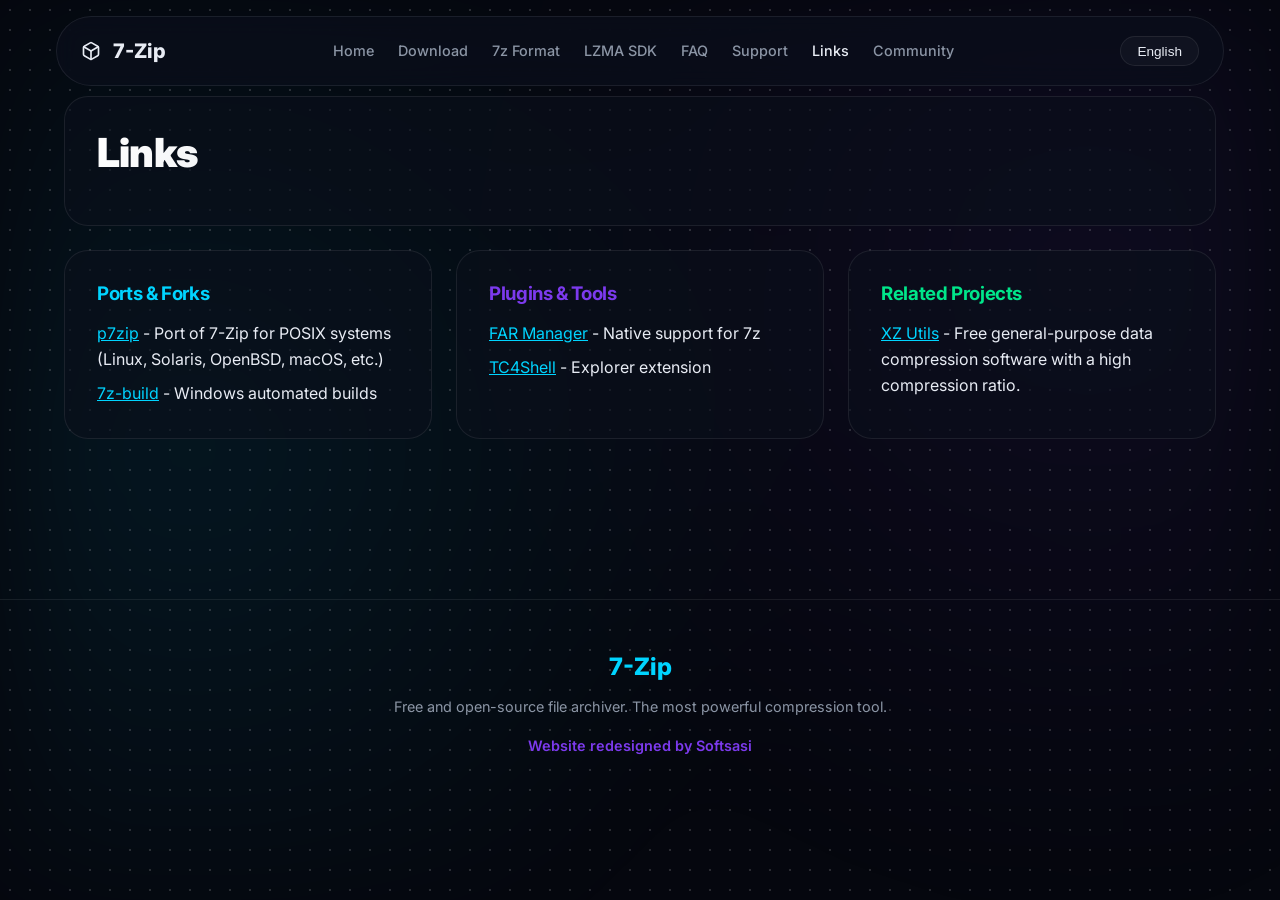
<file: links.html>
<!DOCTYPE html>
<html lang="en">
<head>
<meta charset="UTF-8">
<meta name="viewport" content="width=device-width,initial-scale=1">
<title>Links & Resources – 7-Zip</title>
<link rel="canonical" href="https://www.7-zip.org/links.html">
<link rel="stylesheet" href="style.css">
</head>
<body>
<div class="bg-mesh"></div>
<nav class="navbar">
  <a href="index.html" class="nav-brand">
    <svg width="24" height="24" viewBox="0 0 24 24"><path d="M21 16V8a2 2 0 0 0-1-1.73l-7-4a2 2 0 0 0-2 0l-7 4A2 2 0 0 0 3 8v8a2 2 0 0 0 1 1.73l7 4a2 2 0 0 0 2 0l7-4A2 2 0 0 0 21 16z"></path><polyline points="3.27 6.96 12 12.01 20.73 6.96"></polyline><line x1="12" y1="22.08" x2="12" y2="12"></line></svg>
    <span>7-Zip</span>
  </a>
  <ul class="nav-links">
    <li><a href="index.html" data-i18n="nav_home">Home</a></li>
    <li><a href="download.html" data-i18n="nav_download">Download</a></li>
    <li><a href="7z.html" data-i18n="nav_7z">7z Format</a></li>
    <li><a href="sdk.html" data-i18n="nav_sdk">LZMA SDK</a></li>
    <li><a href="faq.html" data-i18n="nav_faq">FAQ</a></li>
    <li><a href="support.html" data-i18n="nav_support">Support</a></li>
    <li><a href="links.html" class="active" data-i18n="nav_links">Links</a></li>
    <li><a href="contributors.html" data-i18n="nav_community">Community</a></li>
  </ul>
  <div class="lang-dropdown">
    <button class="lang-btn"><span id="activeLang">English</span></button>
    <div class="lang-menu"><button data-lang="en">English</button></div>
  </div>
</nav>

<main class="container">
  <div class="bento-grid" style="padding-top: 6rem;">
    <div class="bento-card col-span-12">
      <h1 style="font-size:2.5rem; margin-bottom:1rem;">Links</h1>
    </div>
    
    <div class="bento-card col-span-4">
      <h3 style="color:var(--accent); margin-bottom:1rem;">Ports & Forks</h3>
      <ul style="list-style:none;">
        <li style="margin-bottom:0.5rem;"><a href="https://github.com/jinfeihan57/p7zip" target="_blank" class="text-accent">p7zip</a> - Port of 7-Zip for POSIX systems (Linux, Solaris, OpenBSD, macOS, etc.)</li>
        <li><a href="https://github.com/myfreeer/7z-build" target="_blank" class="text-accent">7z-build</a> - Windows automated builds</li>
      </ul>
    </div>
    
    <div class="bento-card col-span-4">
      <h3 style="color:var(--accent-2); margin-bottom:1rem;">Plugins & Tools</h3>
      <ul style="list-style:none;">
        <li style="margin-bottom:0.5rem;"><a href="https://github.com/FarGroup/FarManager" target="_blank" class="text-accent">FAR Manager</a> - Native support for 7z</li>
        <li><a href="https://www.tc4shell.com/" target="_blank" class="text-accent">TC4Shell</a> - Explorer extension</li>
      </ul>
    </div>
    
    <div class="bento-card col-span-4">
      <h3 style="color:var(--success); margin-bottom:1rem;">Related Projects</h3>
      <ul style="list-style:none;">
        <li style="margin-bottom:0.5rem;"><a href="https://tukaani.org/xz/" target="_blank" class="text-accent">XZ Utils</a> - Free general-purpose data compression software with a high compression ratio.</li>
      </ul>
    </div>
  </div>
</main>
<footer>
  <div class="container">
    <div style="font-size:1.5rem; font-weight:800; color:var(--accent); margin-bottom:0.5rem;">7-Zip</div>
    <p data-i18n="footer_desc">Free and open-source file archiver. The most powerful compression tool.</p>
  </div>
  <div style="text-align:center; margin-top:1rem; padding-bottom:1rem; font-size:0.9rem; color:var(--accent-2); font-weight:600;" data-i18n="footer_credit">Website redesigned by Softsasi</div>
</footer>
<script src="translations.js"></script><script src="script.js"></script>
</body>
</html>
</file>
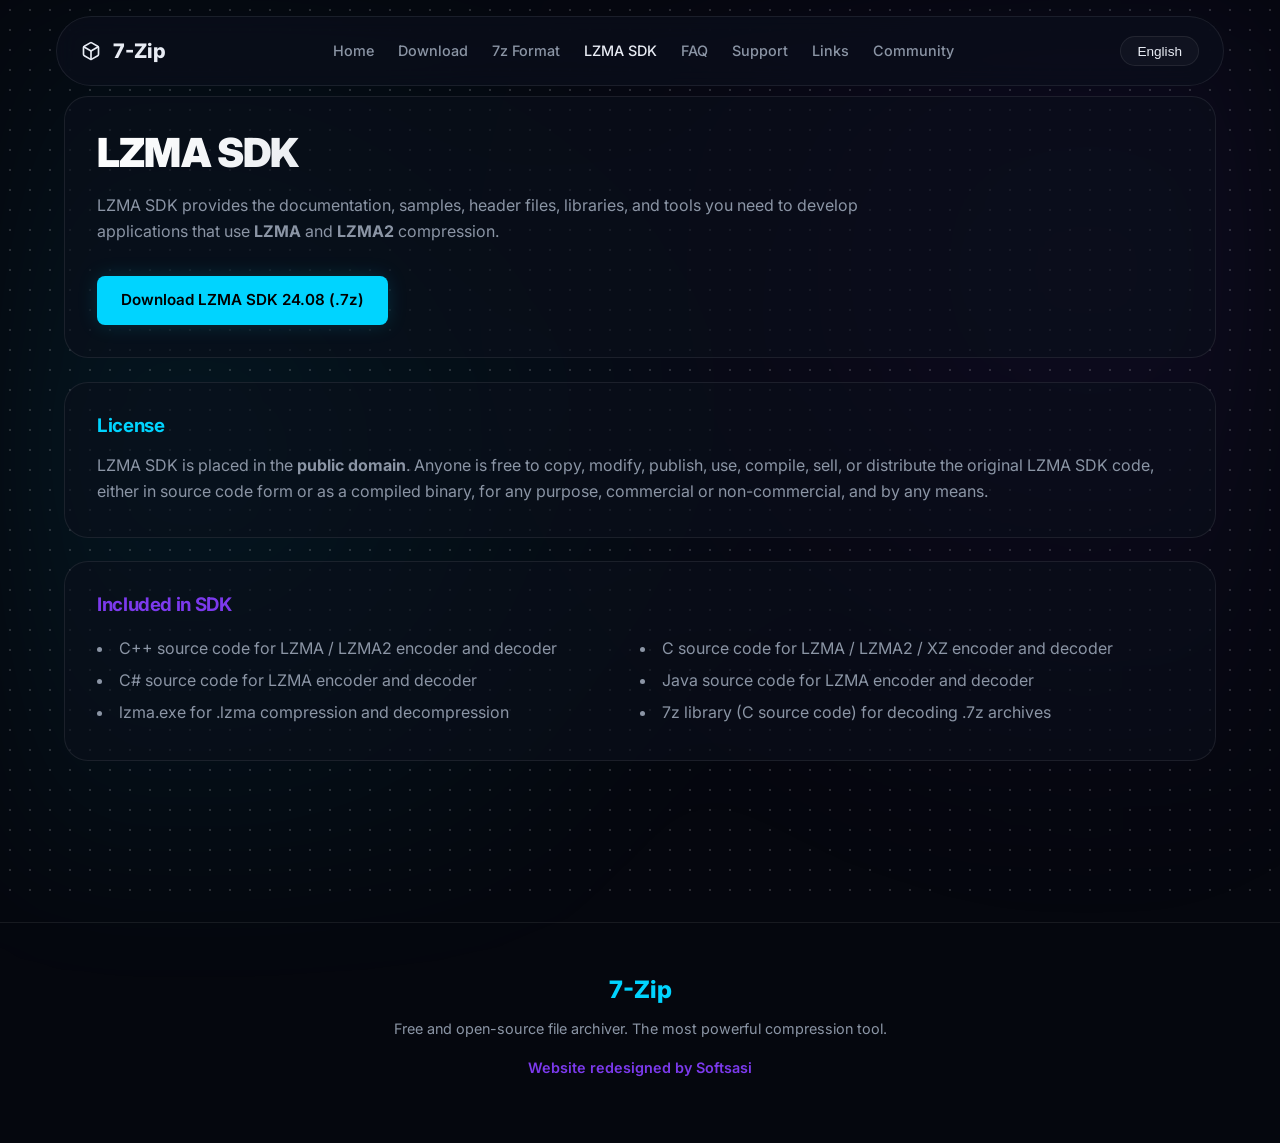
<file: sdk.html>
<!DOCTYPE html>
<html lang="en">
<head>
<meta charset="UTF-8">
<meta name="viewport" content="width=device-width,initial-scale=1">
<title>LZMA SDK – 7-Zip</title>
<meta name="description" content="Download the LZMA SDK to integrate LZMA and LZMA2 compression algorithms into your applications.">
<link rel="canonical" href="https://www.7-zip.org/sdk.html">
<link rel="sitemap" type="application/xml" title="Sitemap" href="/sitemap.xml">
<link rel="stylesheet" href="style.css">
</head>
<body>
<div class="bg-mesh"></div>
<nav class="navbar">
  <a href="index.html" class="nav-brand">
    <svg width="24" height="24" viewBox="0 0 24 24"><path d="M21 16V8a2 2 0 0 0-1-1.73l-7-4a2 2 0 0 0-2 0l-7 4A2 2 0 0 0 3 8v8a2 2 0 0 0 1 1.73l7 4a2 2 0 0 0 2 0l7-4A2 2 0 0 0 21 16z"></path><polyline points="3.27 6.96 12 12.01 20.73 6.96"></polyline><line x1="12" y1="22.08" x2="12" y2="12"></line></svg>
    <span>7-Zip</span>
  </a>
  <ul class="nav-links">
    <li><a href="index.html" data-i18n="nav_home">Home</a></li>
    <li><a href="download.html" data-i18n="nav_download">Download</a></li>
    <li><a href="7z.html" data-i18n="nav_7z">7z Format</a></li>
    <li><a href="sdk.html" class="active" data-i18n="nav_sdk">LZMA SDK</a></li>
    <li><a href="faq.html" data-i18n="nav_faq">FAQ</a></li>
    <li><a href="support.html" data-i18n="nav_support">Support</a></li>
    <li><a href="links.html" data-i18n="nav_links">Links</a></li>
    <li><a href="contributors.html" data-i18n="nav_community">Community</a></li>
  </ul>
  <div class="lang-dropdown">
    <button class="lang-btn"><span id="activeLang">English</span></button>
    <div class="lang-menu">
      <button data-lang="en">English</button><button data-lang="zh-CN">简体中文</button><button data-lang="zh-TW">繁體中文</button><button data-lang="hi">हिन्दी</button><button data-lang="bn">বাংলা</button><button data-lang="es">Español</button><button data-lang="pt-BR">Português</button><button data-lang="ja">日本語</button><button data-lang="fr">Français</button><button data-lang="de">Deutsch</button><button data-lang="th">ไทย</button><button data-lang="vi">Tiếng Việt</button><button data-lang="eo">Esperanto</button>
    </div>
  </div>
</nav>

<main class="container">
  <div class="bento-grid" style="padding-top: 6rem;">
    <div class="bento-card col-span-12">
      <h1 style="font-size:2.5rem; margin-bottom:1rem;">LZMA SDK</h1>
      <p class="text-muted" style="max-width:800px;">
        LZMA SDK provides the documentation, samples, header files, libraries, and tools you need to develop applications that use <b>LZMA</b> and <b>LZMA2</b> compression.
      </p>
      <div style="margin-top: 2rem;">
        <a href="https://7-zip.org/a/lzma2408.7z" class="btn btn-primary">Download LZMA SDK 24.08 (.7z)</a>
      </div>
    </div>
    
    <div class="bento-card col-span-12">
      <h3 style="color:var(--accent); margin-bottom:1rem;">License</h3>
      <p class="text-muted">
        LZMA SDK is placed in the <b>public domain</b>. Anyone is free to copy, modify, publish, use, compile, sell, or distribute the original LZMA SDK code, either in source code form or as a compiled binary, for any purpose, commercial or non-commercial, and by any means.
      </p>
    </div>
    
    <div class="bento-card col-span-12">
      <h3 style="color:var(--accent-2); margin-bottom:1rem;">Included in SDK</h3>
      <ul style="list-style-position: inside; color:var(--text-muted); line-height:2; display:grid; grid-template-columns:1fr 1fr;">
        <li>C++ source code for LZMA / LZMA2 encoder and decoder</li>
        <li>C source code for LZMA / LZMA2 / XZ encoder and decoder</li>
        <li>C# source code for LZMA encoder and decoder</li>
        <li>Java source code for LZMA encoder and decoder</li>
        <li>lzma.exe for .lzma compression and decompression</li>
        <li>7z library (C source code) for decoding .7z archives</li>
      </ul>
    </div>
  </div>
</main>
<footer>
  <div class="container">
    <div style="font-size:1.5rem; font-weight:800; color:var(--accent); margin-bottom:0.5rem;">7-Zip</div>
    <p data-i18n="footer_desc">Free and open-source file archiver. The most powerful compression tool.</p>
  </div>
  <div style="text-align:center; margin-top:1rem; padding-bottom:1rem; font-size:0.9rem; color:var(--accent-2); font-weight:600;" data-i18n="footer_credit">Website redesigned by Softsasi</div>
</footer>
<script src="translations.js"></script><script src="script.js"></script>
</body>
</html>
</file>
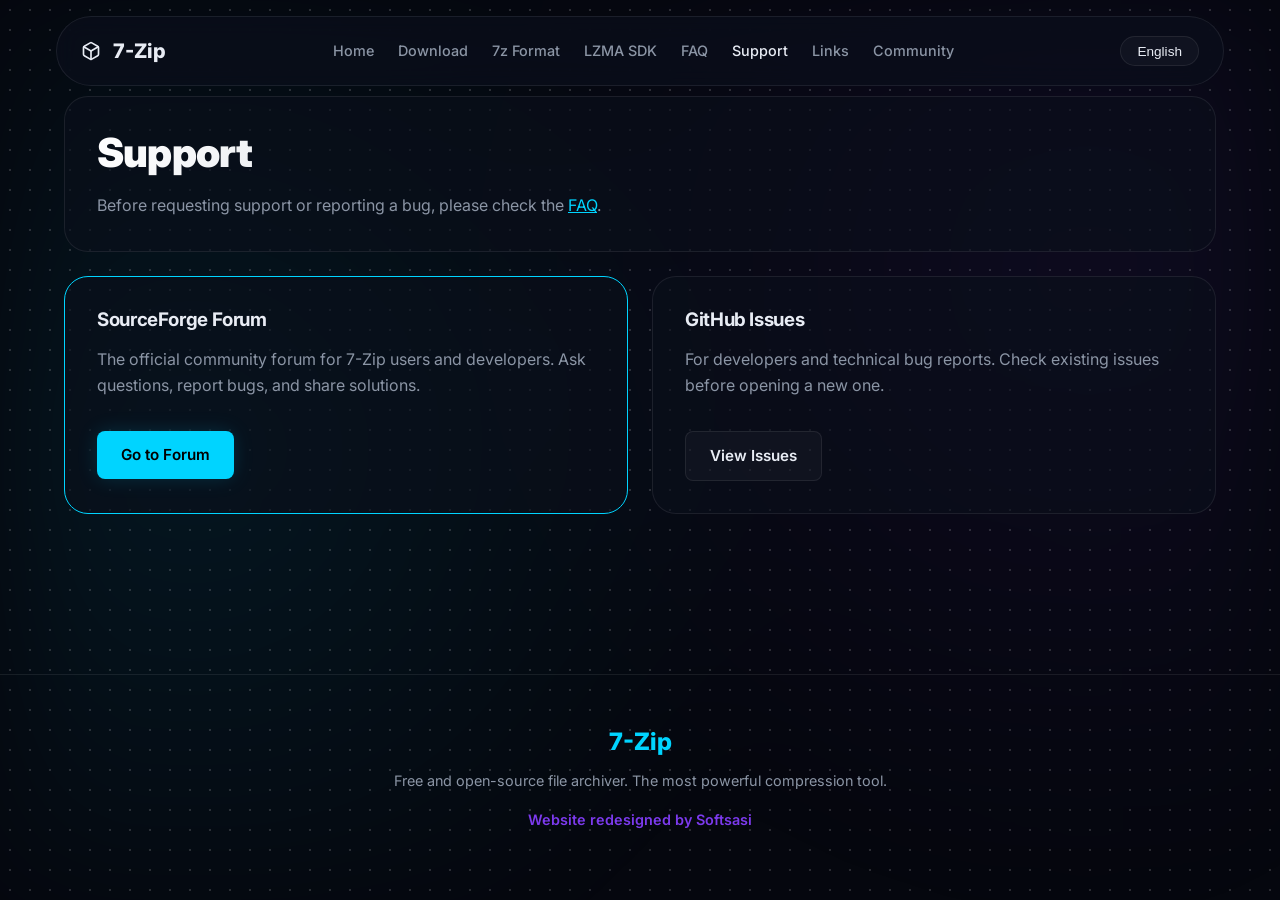
<file: support.html>
<!DOCTYPE html>
<html lang="en">
<head>
<meta charset="UTF-8">
<meta name="viewport" content="width=device-width,initial-scale=1">
<title>Support – 7-Zip</title>
<link rel="canonical" href="https://www.7-zip.org/support.html">
<link rel="stylesheet" href="style.css">
</head>
<body>
<div class="bg-mesh"></div>
<nav class="navbar">
  <a href="index.html" class="nav-brand">
    <svg width="24" height="24" viewBox="0 0 24 24"><path d="M21 16V8a2 2 0 0 0-1-1.73l-7-4a2 2 0 0 0-2 0l-7 4A2 2 0 0 0 3 8v8a2 2 0 0 0 1 1.73l7 4a2 2 0 0 0 2 0l7-4A2 2 0 0 0 21 16z"></path><polyline points="3.27 6.96 12 12.01 20.73 6.96"></polyline><line x1="12" y1="22.08" x2="12" y2="12"></line></svg>
    <span>7-Zip</span>
  </a>
  <ul class="nav-links">
    <li><a href="index.html" data-i18n="nav_home">Home</a></li>
    <li><a href="download.html" data-i18n="nav_download">Download</a></li>
    <li><a href="7z.html" data-i18n="nav_7z">7z Format</a></li>
    <li><a href="sdk.html" data-i18n="nav_sdk">LZMA SDK</a></li>
    <li><a href="faq.html" data-i18n="nav_faq">FAQ</a></li>
    <li><a href="support.html" class="active" data-i18n="nav_support">Support</a></li>
    <li><a href="links.html" data-i18n="nav_links">Links</a></li>
    <li><a href="contributors.html" data-i18n="nav_community">Community</a></li>
  </ul>
  <div class="lang-dropdown">
    <button class="lang-btn"><span id="activeLang">English</span></button>
    <div class="lang-menu">
      <button data-lang="en">English</button><button data-lang="bn">বাংলা</button><button data-lang="hi">हिन्दी</button>
      <button data-lang="zh-CN">简体中文</button><button data-lang="zh-TW">繁體中文</button>
    </div>
  </div>
</nav>

<main class="container">
  <div class="bento-grid" style="padding-top: 6rem;">
    <div class="bento-card col-span-12">
      <h1 style="font-size:2.5rem; margin-bottom:1rem;">Support</h1>
      <p class="text-muted" style="max-width:800px;">Before requesting support or reporting a bug, please check the <a href="faq.html" class="text-accent">FAQ</a>.</p>
    </div>
    
    <div class="bento-card col-span-6" style="border-color:var(--accent);">
      <h3 style="margin-bottom:1rem;">SourceForge Forum</h3>
      <p class="text-muted" style="margin-bottom:2rem;">The official community forum for 7-Zip users and developers. Ask questions, report bugs, and share solutions.</p>
      <a href="https://sourceforge.net/p/sevenzip/discussion/" target="_blank" class="btn btn-primary">Go to Forum</a>
    </div>
    
    <div class="bento-card col-span-6">
      <h3 style="margin-bottom:1rem;">GitHub Issues</h3>
      <p class="text-muted" style="margin-bottom:2rem;">For developers and technical bug reports. Check existing issues before opening a new one.</p>
      <a href="https://github.com/ip7z/7zip/issues" target="_blank" class="btn btn-secondary">View Issues</a>
    </div>
  </div>
</main>
<footer>
  <div class="container">
    <div style="font-size:1.5rem; font-weight:800; color:var(--accent); margin-bottom:0.5rem;">7-Zip</div>
    <p data-i18n="footer_desc">Free and open-source file archiver. The most powerful compression tool.</p>
  </div>
  <div style="text-align:center; margin-top:1rem; padding-bottom:1rem; font-size:0.9rem; color:var(--accent-2); font-weight:600;" data-i18n="footer_credit">Website redesigned by Softsasi</div>
</footer>
<script src="translations.js"></script><script src="script.js"></script>
</body>
</html>
</file>
<file: style.css>
@import url('https://fonts.googleapis.com/css2?family=Inter:wght@400;500;600;700;800;900&family=JetBrains+Mono:wght@400;700&display=swap');

:root {
  /* Data Forge Palette */
  --bg-deep: #05070e;
  --bg-card: rgba(10, 15, 28, 0.6);
  --bg-card-hover: rgba(15, 20, 35, 0.8);
  --glass: rgba(255, 255, 255, 0.03);
  --border: rgba(255, 255, 255, 0.08);
  --border-hover: rgba(0, 212, 255, 0.3);
  
  --accent: #00d4ff;
  --accent-2: #7c3aed;
  --success: #00e68a;
  
  --text: #e8ecf4;
  --text-muted: #8b95a5;
  
  --glow: rgba(0, 212, 255, 0.15);
  --glow-2: rgba(124, 58, 237, 0.15);
  
  --radius-lg: 24px;
  --radius-md: 16px;
  --radius-sm: 8px;
  
  --font-sans: 'Inter', -apple-system, BlinkMacSystemFont, "Segoe UI", Roboto, sans-serif;
  --font-mono: 'JetBrains Mono', monospace;
  
  --nav-height: 70px;
}

* { margin: 0; padding: 0; box-sizing: border-box; }

body {
  font-family: var(--font-sans);
  background-color: var(--bg-deep);
  color: var(--text);
  line-height: 1.6;
  overflow-x: hidden;
  -webkit-font-smoothing: antialiased;
}

body::before {
  content: "";
  position: fixed;
  top: 0; left: 0; width: 100vw; height: 100vh;
  background-image: radial-gradient(rgba(255, 255, 255, 0.15) 1px, transparent 1px);
  background-size: 20px 20px;
  z-index: -1;
  pointer-events: none;
  animation: slideDots 5s linear infinite;
}

@keyframes slideDots {
  from { background-position: 0 0; }
  to { background-position: -20px -20px; }
}

/* Background Gradient Mesh */
.bg-mesh {
  position: fixed;
  top: 0; left: 0; width: 100vw; height: 100vh;
  z-index: -2;
  background: radial-gradient(circle at 15% 50%, rgba(0, 212, 255, 0.08), transparent 50%),
              radial-gradient(circle at 85% 30%, rgba(124, 58, 237, 0.08), transparent 50%);
  filter: blur(60px);
  animation: meshFlow 20s ease-in-out infinite alternate;
}

@keyframes meshFlow {
  0% { transform: scale(1) translate(0, 0); }
  50% { transform: scale(1.1) translate(2%, 2%); }
  100% { transform: scale(1) translate(-2%, -2%); }
}

/* Container */
.container {
  max-width: 1200px;
  margin: 0 auto;
  padding: 0 1.5rem;
}

/* Typography */
h1, h2, h3, h4 { line-height: 1.2; letter-spacing: -0.02em; }
h1 { font-weight: 900; font-size: clamp(2.5rem, 5vw, 4rem); background: linear-gradient(135deg, #fff, #a0aec0); -webkit-background-clip: text; -webkit-text-fill-color: transparent; }
h2 { font-weight: 800; font-size: clamp(1.8rem, 3vw, 2.5rem); margin-bottom: 1.5rem; }
.mono { font-family: var(--font-mono); }
.text-accent { color: var(--accent); }
.text-muted { color: var(--text-muted); }

/* Floating Navbar */
.navbar {
  position: fixed;
  top: 16px; left: 16px; right: 16px;
  max-width: 1168px; margin: 0 auto;
  height: var(--nav-height);
  background: rgba(10, 15, 28, 0.7);
  backdrop-filter: blur(12px);
  -webkit-backdrop-filter: blur(12px);
  border: 1px solid var(--border);
  border-radius: 100px;
  display: flex; justify-content: space-between; align-items: center;
  padding: 0 1.5rem;
  z-index: 1000;
  transition: all 0.3s ease;
}

.navbar.compact {
  top: 8px;
  background: rgba(10, 15, 28, 0.9);
  box-shadow: 0 10px 30px rgba(0,0,0,0.5);
}

.nav-brand {
  display: flex; align-items: center; gap: 0.75rem;
  text-decoration: none; color: var(--text); font-weight: 800; font-size: 1.25rem;
}

.nav-links {
  display: flex; list-style: none; gap: 1.5rem;
}
.nav-links a {
  color: var(--text-muted); text-decoration: none; font-size: 0.9rem; font-weight: 500;
  transition: color 0.2s;
}
.nav-links a:hover, .nav-links a.active { color: var(--text); }

/* Language Dropdown */
.lang-dropdown { position: relative; }
.lang-btn {
  background: var(--glass); border: 1px solid var(--border);
  color: var(--text); padding: 0.4rem 1rem; border-radius: 50px;
  font-size: 0.85rem; font-weight: 500; cursor: pointer;
  display: flex; align-items: center; gap: 0.5rem; transition: all 0.2s;
}
.lang-btn:hover { background: rgba(255,255,255,0.08); }
.lang-menu {
  position: absolute; top: calc(100% + 8px); right: 0;
  background: #0a0f1c; border: 1px solid var(--border);
  border-radius: var(--radius-md); padding: 0.5rem;
  min-width: 180px; display: none; flex-direction: column; gap: 0.25rem;
  box-shadow: 0 10px 40px rgba(0,0,0,0.5);
}
.lang-menu::before {
  content: ""; position: absolute; top: -12px; left: 0; right: 0; height: 12px;
}
.lang-dropdown:hover .lang-menu, .lang-menu.show { display: flex; }
.lang-menu button {
  background: none; border: none; color: var(--text-muted);
  text-align: left; padding: 0.5rem 0.75rem; border-radius: var(--radius-sm);
  cursor: pointer; font-size: 0.85rem; transition: all 0.2s;
}
.lang-menu button:hover, .lang-menu button.active {
  background: var(--glass); color: var(--text);
}

/* Bento Grid */
.bento-grid {
  display: grid;
  grid-template-columns: repeat(12, 1fr);
  gap: 1.5rem;
  padding: 8rem 0 5rem;
}

.bento-card {
  background: var(--bg-card);
  border: 1px solid var(--border);
  border-radius: var(--radius-lg);
  padding: 2rem;
  position: relative;
  overflow: hidden;
  transition: transform 0.1s ease, border-color 0.3s ease, box-shadow 0.3s ease;
  transform-style: preserve-3d;
  will-change: transform;
}

.bento-card:hover {
  border-color: var(--border-hover);
  box-shadow: 0 20px 40px rgba(0,0,0,0.4), 0 0 20px var(--glow);
}

/* 3D Tilt is handled by JS, but we set perspective on the grid */
.bento-grid { perspective: 1000px; }

/* Grid spans */
.col-span-12 { grid-column: span 12; }
.col-span-8 { grid-column: span 8; }
.col-span-6 { grid-column: span 6; }
.col-span-4 { grid-column: span 4; }

/* Hero Card inside Bento */
.hero-card {
  display: flex; flex-direction: column; justify-content: center;
  min-height: 400px;
}
.hero-tag {
  display: inline-flex; align-items: center; gap: 0.5rem;
  background: rgba(0, 212, 255, 0.1); border: 1px solid rgba(0, 212, 255, 0.2);
  color: var(--accent); padding: 0.4rem 1rem; border-radius: 50px;
  font-family: var(--font-mono); font-size: 0.75rem; font-weight: 700;
  margin-bottom: 1.5rem; align-self: flex-start;
}

/* Buttons */
.btn {
  display: inline-flex; align-items: center; justify-content: center; gap: 0.5rem;
  padding: 0.75rem 1.5rem; border-radius: var(--radius-sm);
  font-weight: 600; text-decoration: none; cursor: pointer;
  transition: all 0.2s; border: none; font-size: 0.95rem;
}
.btn-primary {
  background: var(--accent); color: #000;
  box-shadow: 0 0 20px var(--glow);
}
.btn-primary:hover {
  background: #33deff; transform: translateY(-2px);
  box-shadow: 0 5px 25px rgba(0,212,255,0.4);
}
.btn-secondary {
  background: var(--glass); color: var(--text);
  border: 1px solid var(--border);
}
.btn-secondary:hover {
  background: rgba(255,255,255,0.08); border-color: rgba(255,255,255,0.2);
}

/* Compression Visualizer */
.visualizer { margin-top: 2rem; padding: 1.5rem; background: rgba(0,0,0,0.3); border-radius: var(--radius-md); font-family: var(--font-mono); font-size: 0.85rem; }
.vis-row { display: flex; align-items: center; gap: 1rem; margin-bottom: 1rem; }
.vis-label { width: 80px; color: var(--text-muted); }
.vis-bar-wrapper { flex: 1; height: 12px; background: rgba(255,255,255,0.05); border-radius: 6px; overflow: hidden; }
.vis-bar { height: 100%; border-radius: 6px; transition: width 2s cubic-bezier(0.16, 1, 0.3, 1); }
.bar-uncompressed { background: var(--text-muted); width: 100%; }
.bar-compressed { background: var(--accent); width: 100%; }
.bar-compressed.animate { width: 28%; }
.vis-val { width: 60px; text-align: right; font-weight: 700; }

/* Format Carousel */
.format-strip {
  display: flex; gap: 1rem; overflow-x: auto; padding-bottom: 1rem;
  scrollbar-width: none; cursor: grab; margin-top: 1rem;
}
.format-strip::-webkit-scrollbar { display: none; }
.format-strip:active { cursor: grabbing; }
.format-pill {
  flex-shrink: 0; padding: 0.75rem 1.25rem;
  background: var(--glass); border: 1px solid var(--border);
  border-radius: var(--radius-sm); font-family: var(--font-mono); font-size: 0.9rem;
  display: flex; align-items: center; gap: 0.5rem;
}
.format-pill.native { border-color: var(--accent); color: var(--accent); background: rgba(0,212,255,0.05); }

/* Stats */
.stat-num { font-size: 3rem; font-weight: 900; line-height: 1; margin-bottom: 0.5rem; font-family: var(--font-mono); }
.stat-num span { color: var(--accent); }

/* Download Table */
.dl-table { width: 100%; border-collapse: collapse; text-align: left; }
.dl-table th, .dl-table td { padding: 1rem; border-bottom: 1px solid var(--border); }
.dl-table th { color: var(--text-muted); font-size: 0.85rem; font-weight: 600; text-transform: uppercase; letter-spacing: 0.05em; }
.dl-table tr:hover td { background: rgba(255,255,255,0.02); }

/* Footer */
footer { border-top: 1px solid var(--border); padding: 3rem 1.5rem; margin-top: 5rem; text-align: center; color: var(--text-muted); font-size: 0.9rem; }

.menu-toggle {
  display: none;
  background: none; border: none; color: var(--text);
  cursor: pointer; padding: 0.5rem;
}

/* Responsive */
@media (max-width: 992px) {
  .col-span-8 { grid-column: span 12; }
  .col-span-6 { grid-column: span 12; }
  .col-span-4 { grid-column: span 12; }
  
  .menu-toggle { display: block; }
  .nav-links { 
    display: none; 
    position: absolute; top: 100%; left: 0; right: 0;
    background: rgba(10, 15, 28, 0.95);
    backdrop-filter: blur(12px);
    flex-direction: column; padding: 1.5rem; gap: 1rem;
    border: 1px solid var(--border); border-radius: var(--radius-md);
    margin-top: 0.5rem;
  }
  .nav-links.show { display: flex; }
}

/* Reduced Motion */
@media (prefers-reduced-motion: reduce) {
  *, ::before, ::after {
    animation-delay: -1ms !important;
    animation-duration: 1ms !important;
    animation-iteration-count: 1 !important;
    background-attachment: initial !important;
    scroll-behavior: auto !important;
    transition-duration: 0s !important;
    transition-delay: 0s !important;
  }
  .bg-mesh { animation: none; }
  .bento-card { transform: none !important; }
}

/* Emojis strictly forbidden - SVG setup */
svg { width: 1.25rem; height: 1.25rem; stroke-width: 2; fill: none; stroke: currentColor; stroke-linecap: round; stroke-linejoin: round; }
</file>
